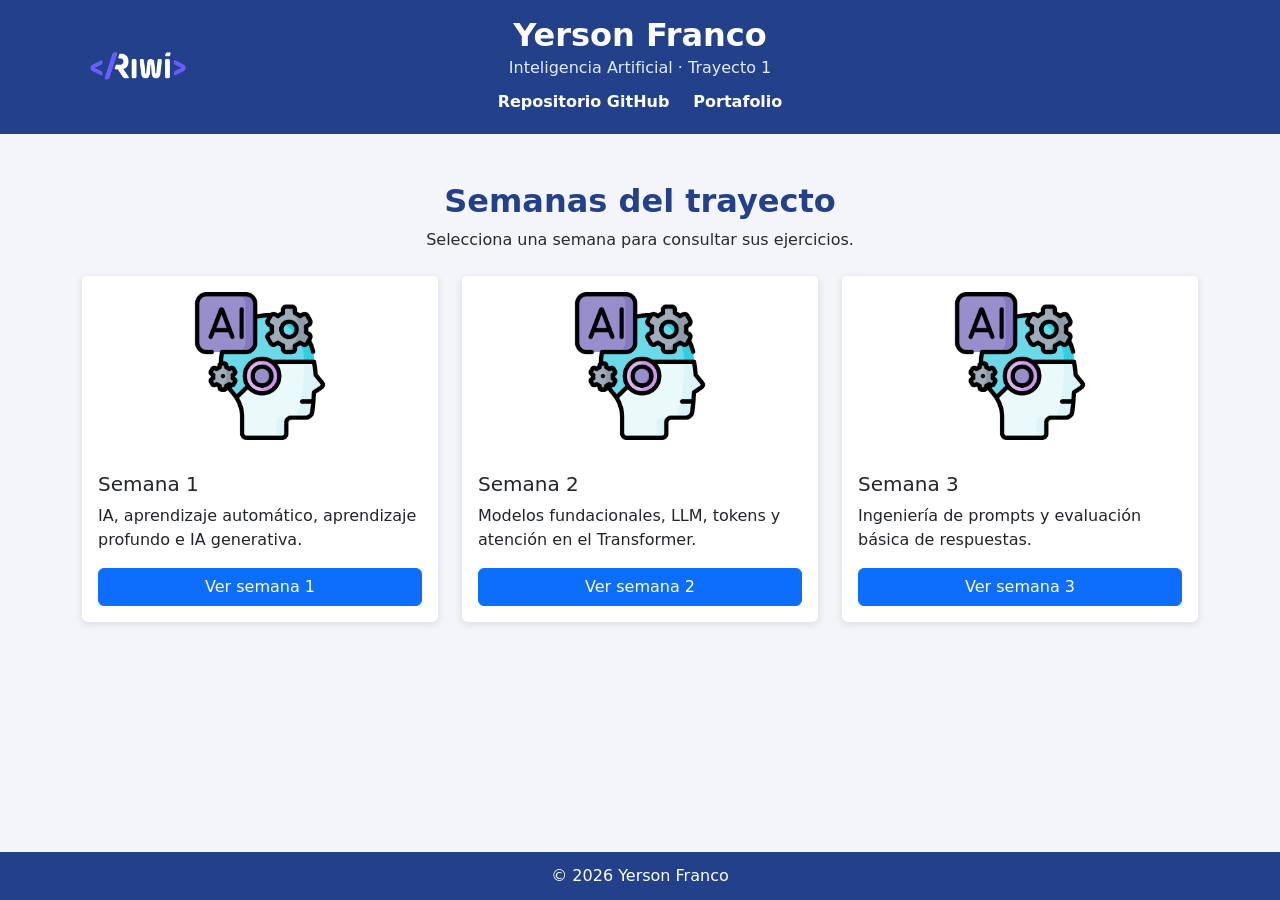
<file: index.html>
<!DOCTYPE html>
<html lang="es">
<head>
  <meta charset="UTF-8">
  <meta name="viewport" content="width=device-width, initial-scale=1.0">
  <meta name="description" content="Repositorio académico de Inteligencia Artificial, Trayecto 1, de Yerson Franco.">
  <title>Inteligencia Artificial · Trayecto 1 | Yerson Franco</title>
  <link href="https://cdn.jsdelivr.net/npm/bootstrap@5.3.9/dist/css/bootstrap.min.css" rel="stylesheet"
    integrity="sha384-yEPZ7jP9S0QKiUQ0m3jjsO4ProIW7wvR9gXkI7JOGa2XVsw53Yke2bsdkBbjmmiX" crossorigin="anonymous">
  <link rel="stylesheet" href="css/style.css">
</head>
<body>
  <header class="encabezado text-white">
    <div class="container">
      <div class="row align-items-center text-center">
        <div class="col-12 col-md-3 text-md-start">
          <img class="logo-riwi" src="img/riwi.png" alt="Riwi">
        </div>
        <div class="col-12 col-md-6">
          <h1>Yerson Franco</h1>
          <p class="encabezado-subtitulo">Inteligencia Artificial · Trayecto 1</p>
          <nav class="enlaces-proyecto d-flex flex-wrap justify-content-center gap-4" aria-label="Enlaces del proyecto">
            <a href="https://github.com/YersonFranco/inteligencia_artificial" target="_blank" rel="noopener noreferrer">Repositorio GitHub</a>
            <a href="https://yersonfranco.github.io/Portafolio-web/">Portafolio</a>
          </nav>
        </div>
        <div class="col-md-3 d-none d-md-block" aria-hidden="true"></div>
      </div>
    </div>
  </header>
  <main class="container py-5">
    <section aria-labelledby="semanas-title">
      <div class="text-center mb-4">
        <h2 id="semanas-title" class="titulo-portada">Semanas del trayecto</h2>
        <p class="mb-0">Selecciona una semana para consultar sus ejercicios.</p>
      </div>
      <div class="row g-4">
        <div class="col-12 col-md-6 col-lg-4">
          <article class="card tarjeta-semana h-100">
            <img src="img/icon.png" class="card-img-top imagen-tarjeta" alt="Ilustración de inteligencia artificial">
            <div class="card-body d-flex flex-column">
              <h3 class="card-title h5">Semana 1</h3>
              <p class="card-text">IA, aprendizaje automático, aprendizaje profundo e IA generativa.</p>
              <a class="btn btn-primary mt-auto" href="trayecto_1/semana_1/index.html">Ver semana 1</a>
            </div>
          </article>
        </div>
        <div class="col-12 col-md-6 col-lg-4">
          <article class="card tarjeta-semana h-100">
            <img src="img/icon.png" class="card-img-top imagen-tarjeta" alt="Ilustración de inteligencia artificial">
            <div class="card-body d-flex flex-column">
              <h3 class="card-title h5">Semana 2</h3>
              <p class="card-text">Modelos fundacionales, LLM, tokens y atención en el Transformer.</p>
              <a class="btn btn-primary mt-auto" href="trayecto_1/semana_2/index.html">Ver semana 2</a>
            </div>
          </article>
        </div>
        <div class="col-12 col-md-6 col-lg-4">
          <article class="card tarjeta-semana h-100">
            <img src="img/icon.png" class="card-img-top imagen-tarjeta" alt="Ilustración de inteligencia artificial">
            <div class="card-body d-flex flex-column">
              <h3 class="card-title h5">Semana 3</h3>
              <p class="card-text">Ingeniería de prompts y evaluación básica de respuestas.</p>
              <a class="btn btn-primary mt-auto" href="trayecto_1/semana_3/index.html">Ver semana 3</a>
            </div>
          </article>
        </div>
      </div>
    </section>
  </main>
  <footer class="pie">
    <p class="mb-0">&copy; 2026 Yerson Franco</p>
  </footer>
  <script src="https://cdn.jsdelivr.net/npm/bootstrap@5.3.9/dist/js/bootstrap.bundle.min.js"
    integrity="sha384-WyOxWvTyr1QaMPfiPJSv76iReVthorl5uWlFtZPyK0IEB0hGzo9y5Bp9mYanr8Bu"
    crossorigin="anonymous"></script>
</body>
</html>
</file>
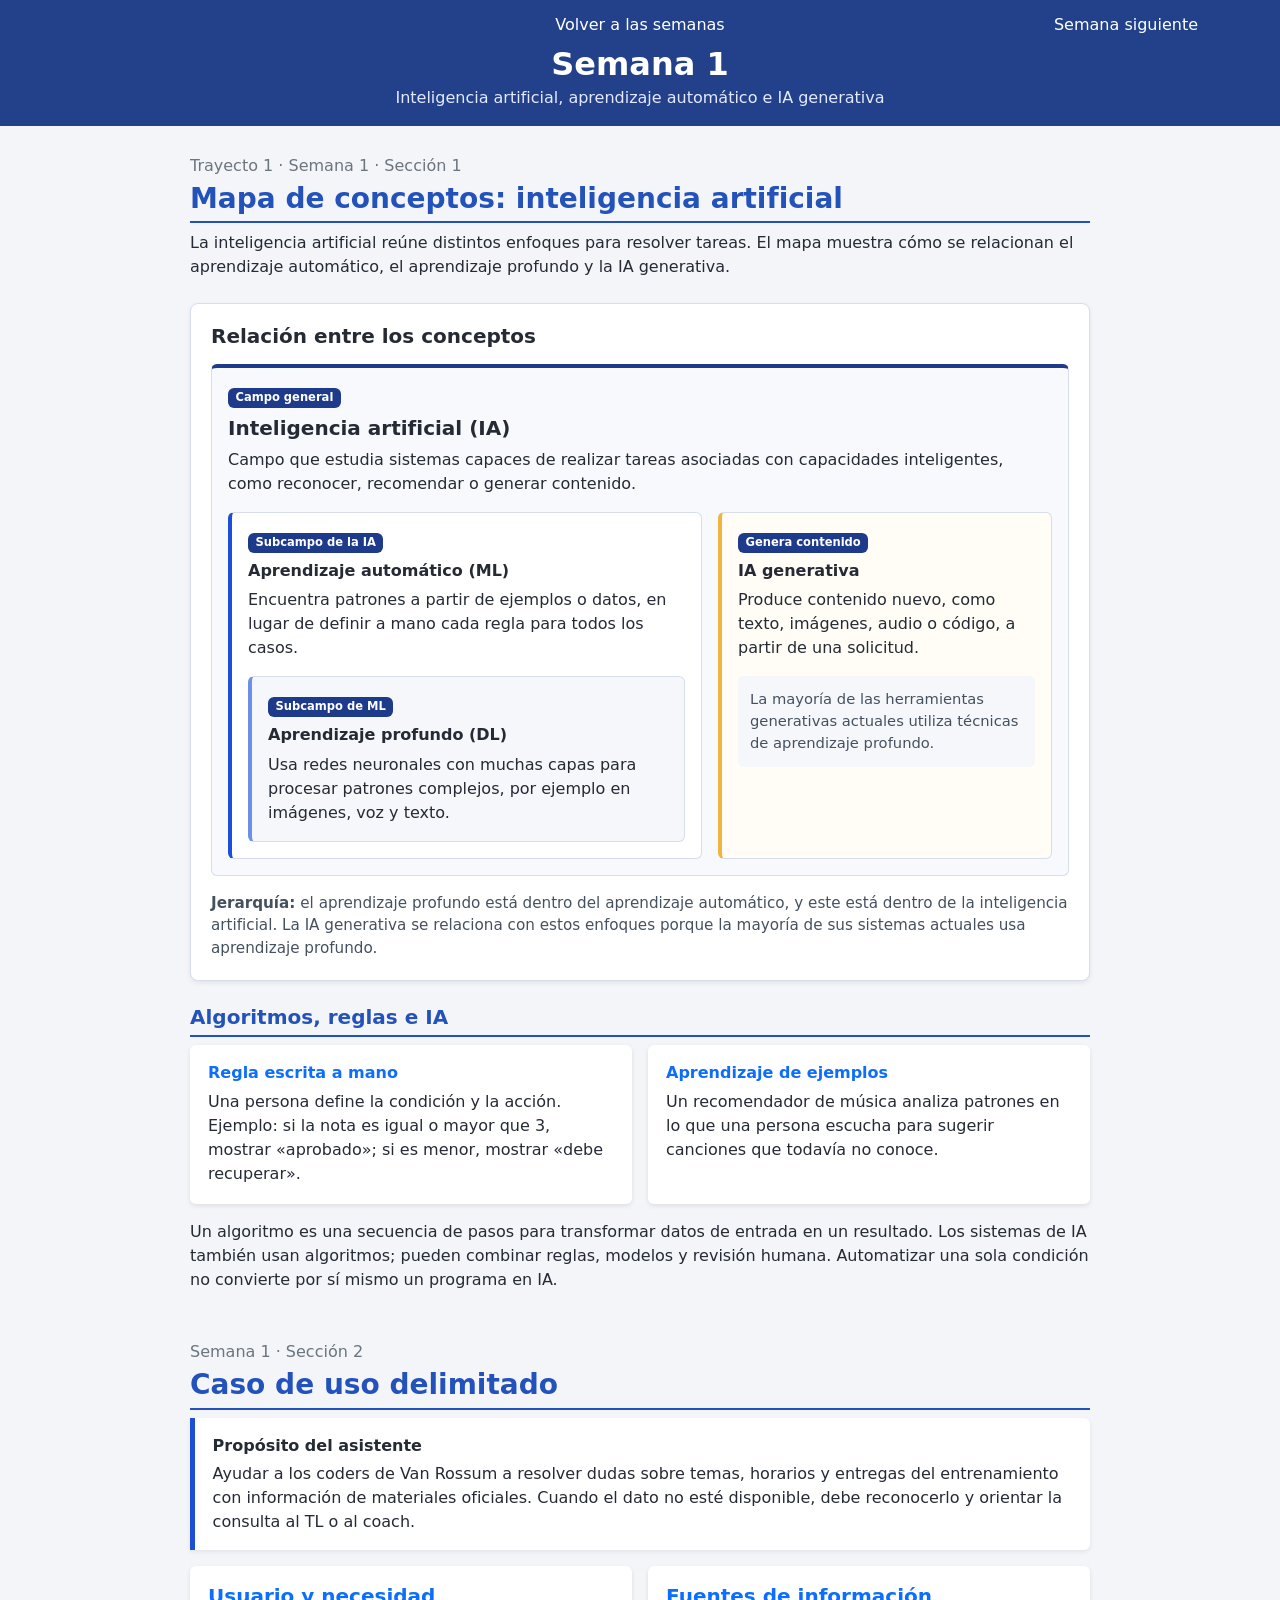
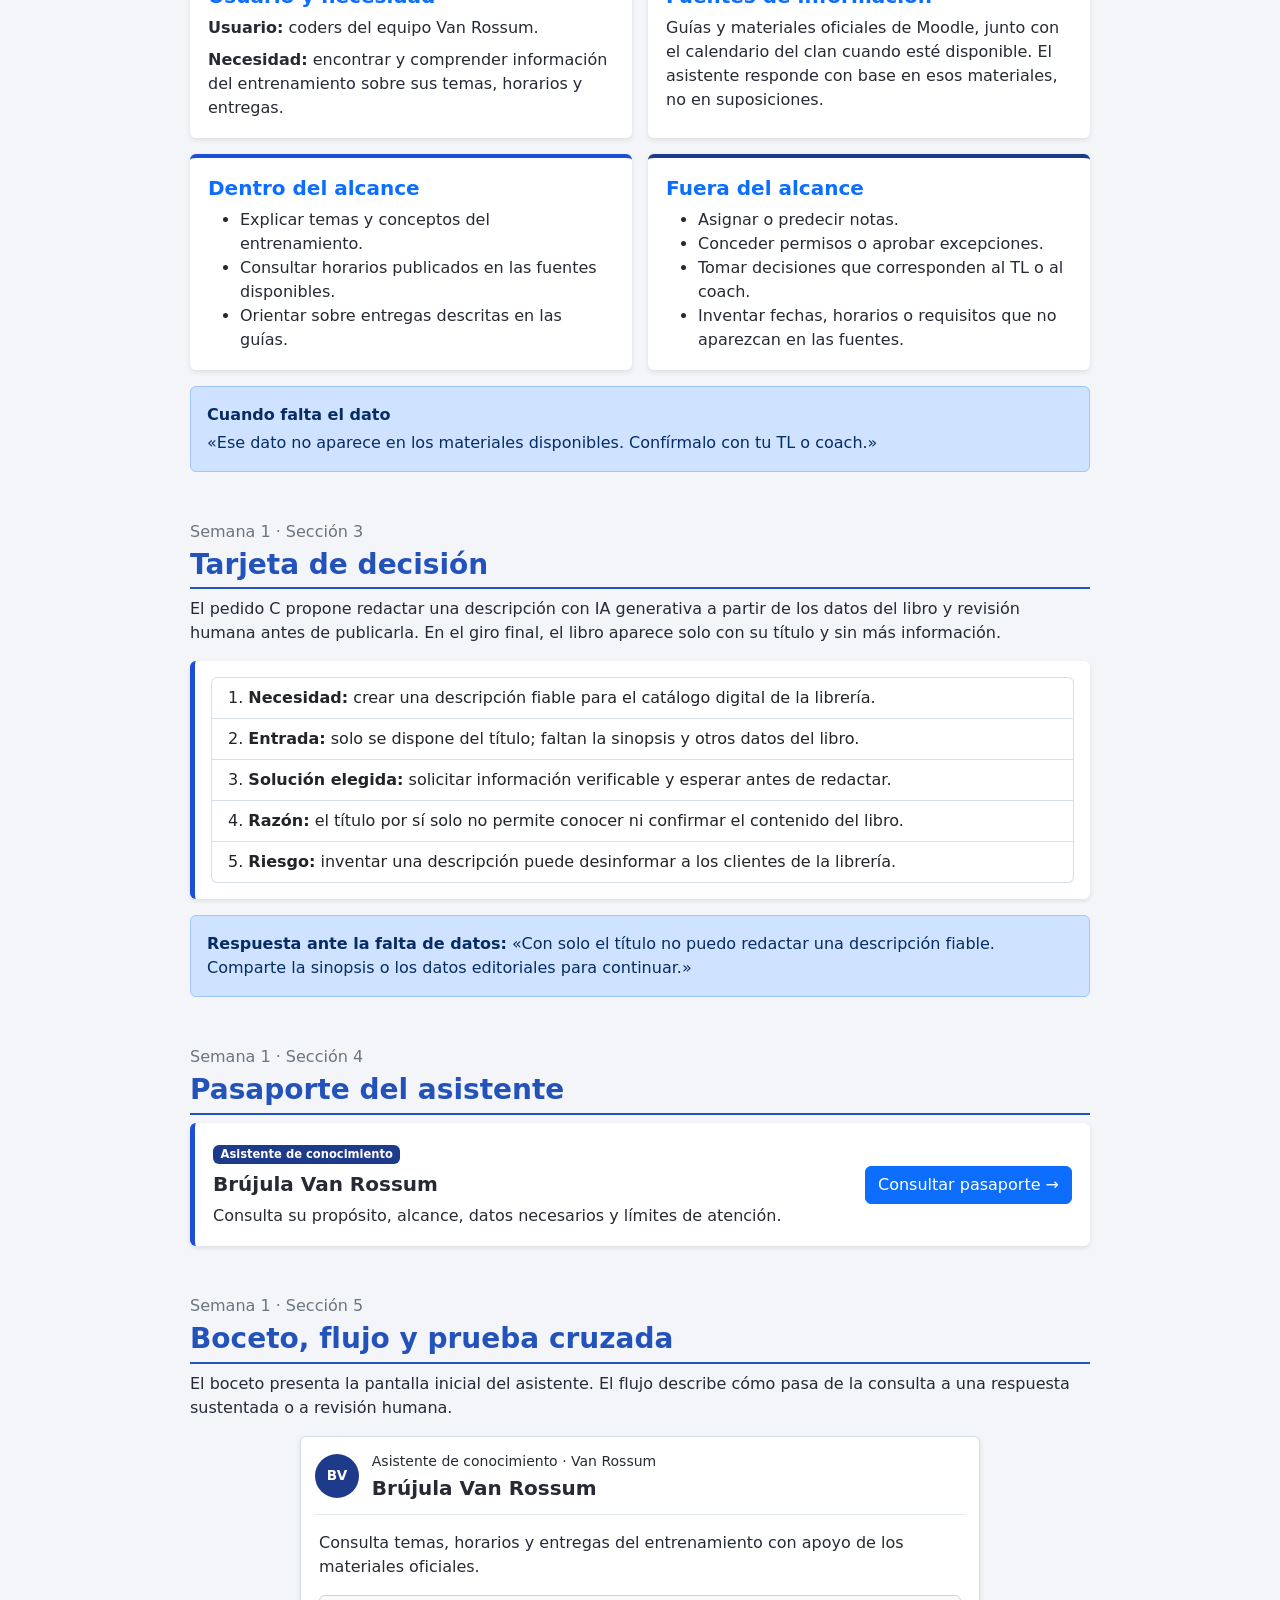
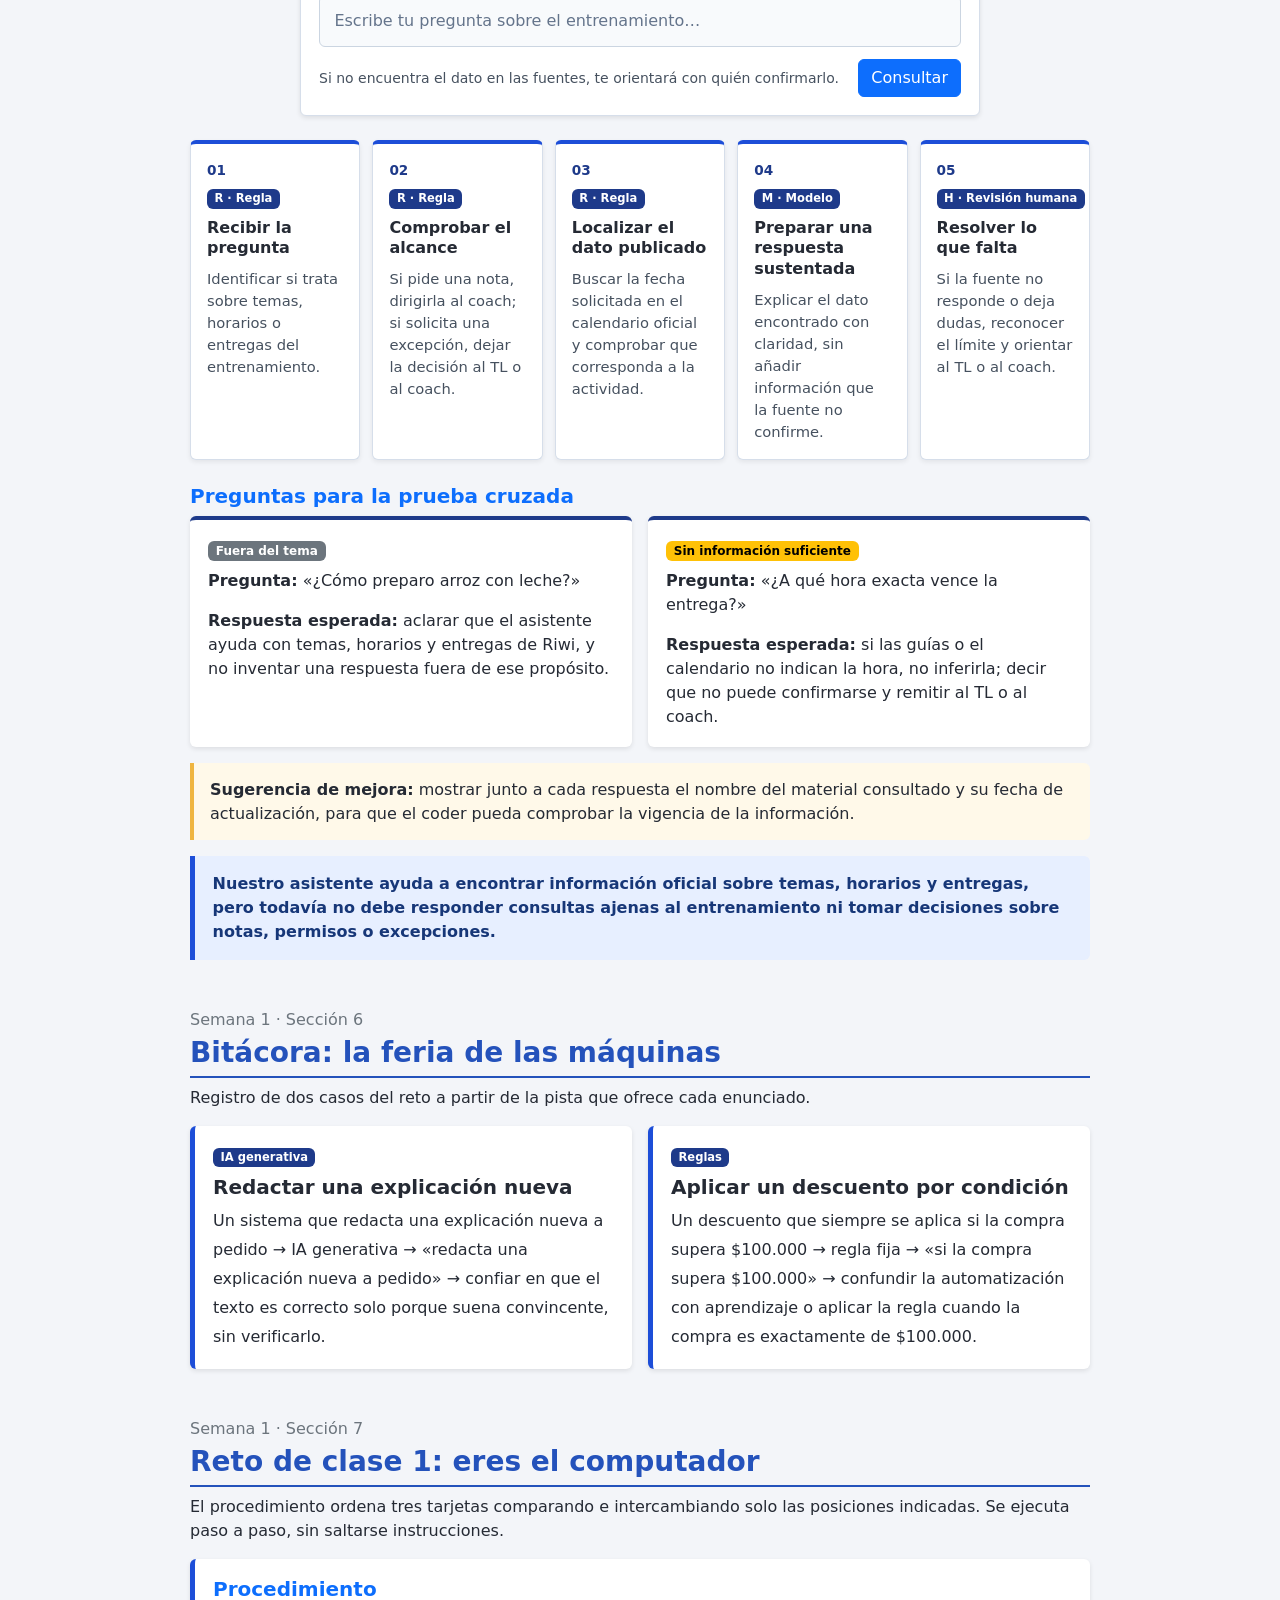
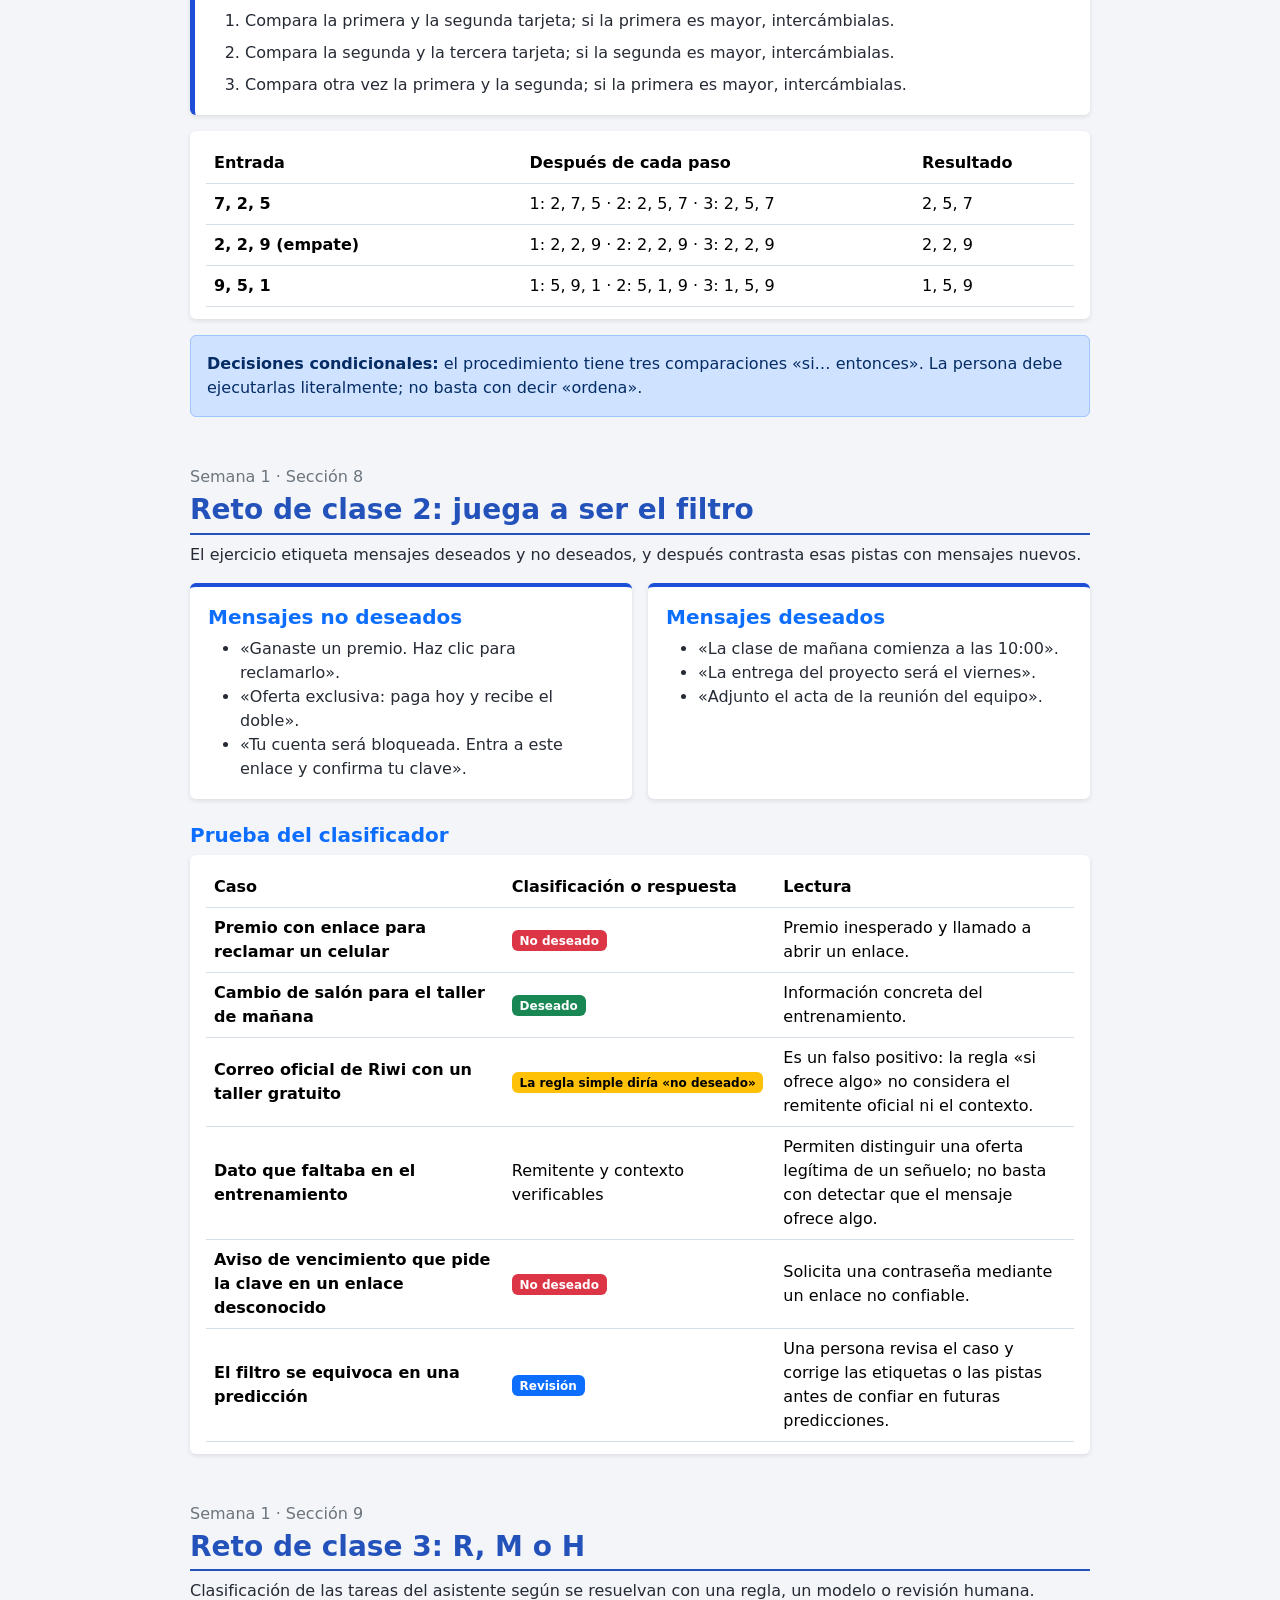
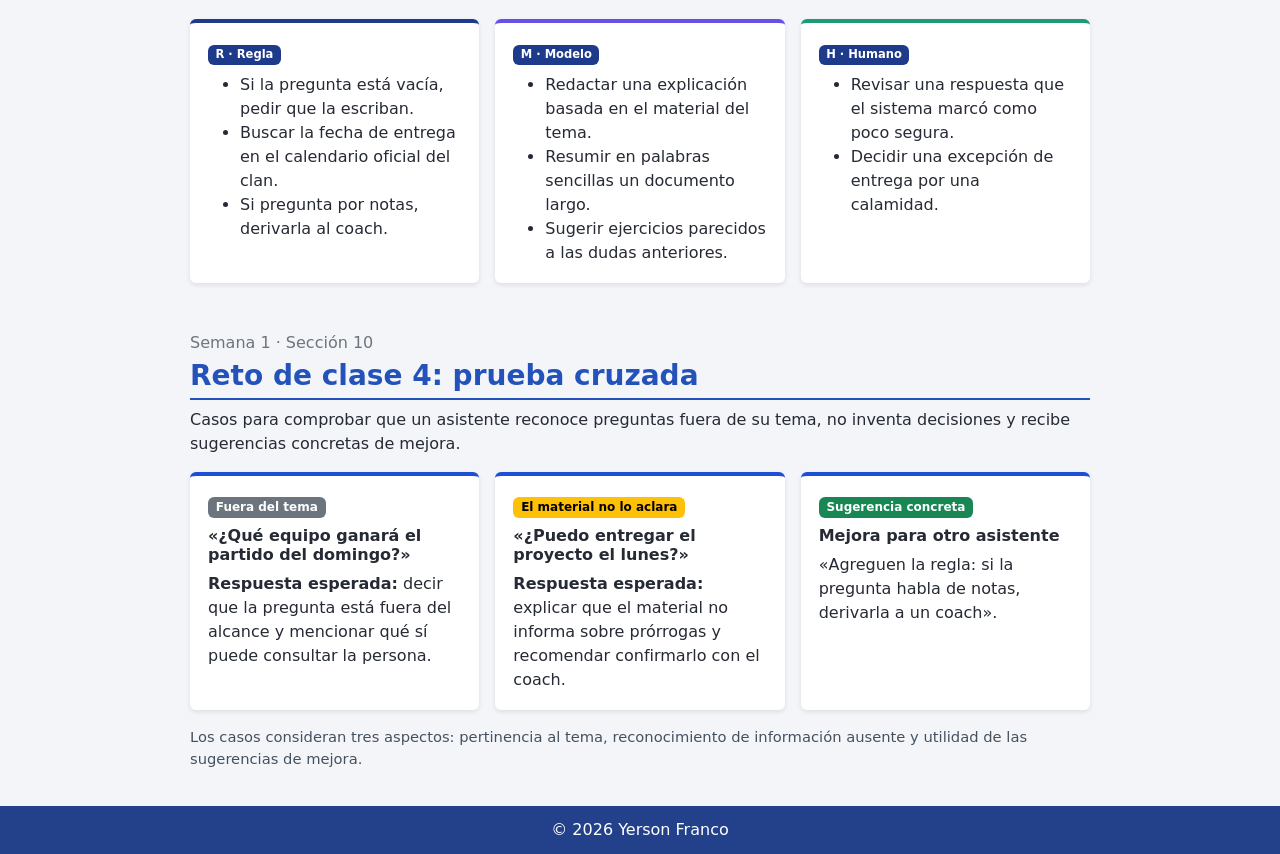
<file: trayecto_1/semana_1/index.html>
<!DOCTYPE html>
<html lang="es">
<head>
  <meta charset="UTF-8">
  <meta name="viewport" content="width=device-width, initial-scale=1.0">
  <meta name="description" content="Mapa conceptual de inteligencia artificial, aprendizaje automático, aprendizaje profundo e IA generativa.">
  <title>Semana 1 · Mapa de conceptos | Yerson Franco</title>
  <link href="https://cdn.jsdelivr.net/npm/bootstrap@5.3.3/dist/css/bootstrap.min.css" rel="stylesheet">
  <link rel="stylesheet" href="css/style.css">
</head>
<body>
  <header class="encabezado encabezado-semana text-white">
    <nav class="container navegacion-semanas" aria-label="Navegación por semanas">
      <span aria-hidden="true"></span>
      <a class="navegacion-centro" href="../../index.html">Volver a las semanas</a>
      <a class="navegacion-siguiente" href="../semana_2/index.html">Semana siguiente</a>
    </nav>
    <div class="container text-center">
      <h1>Semana 1</h1>
      <p class="encabezado-subtitulo">Inteligencia artificial, aprendizaje automático e IA generativa</p>
    </div>
  </header>
  <main class="contenedor-semana">
    <header class="mb-4">
      <p class="text-secondary mb-1">Trayecto 1 · Semana 1 · Sección 1</p>
      <h2 class="h3 fw-bold titulo-seccion" id="titulo-semana">Mapa de conceptos: inteligencia artificial</h2>
      <p class="mb-0">La inteligencia artificial reúne distintos enfoques para resolver tareas. El mapa muestra cómo se relacionan el aprendizaje automático, el aprendizaje profundo y la IA generativa.</p>
    </header>
    <section class="mapa-conceptual" aria-labelledby="mapa-title">
      <h3 class="h5 fw-bold mb-3" id="mapa-title">Relación entre los conceptos</h3>
      <article class="nodo-concepto nodo-ia">
        <span class="badge etiqueta-concepto">Campo general</span>
        <h4 class="h5 fw-bold mt-2">Inteligencia artificial (IA)</h4>
        <p class="mb-3">Campo que estudia sistemas capaces de realizar tareas asociadas con capacidades inteligentes, como reconocer, recomendar o generar contenido.</p>
        <div class="row g-3">
          <div class="col-md-7">
            <article class="nodo-concepto nodo-ml h-100">
              <span class="badge etiqueta-concepto">Subcampo de la IA</span>
              <h5 class="h6 fw-bold mt-2">Aprendizaje automático (ML)</h5>
              <p>Encuentra patrones a partir de ejemplos o datos, en lugar de definir a mano cada regla para todos los casos.</p>
              <div class="nodo-concepto nodo-dl">
                <span class="badge etiqueta-concepto">Subcampo de ML</span>
                <h6 class="fw-bold mt-2">Aprendizaje profundo (DL)</h6>
                <p class="mb-0">Usa redes neuronales con muchas capas para procesar patrones complejos, por ejemplo en imágenes, voz y texto.</p>
              </div>
            </article>
          </div>
          <div class="col-md-5">
            <article class="nodo-concepto nodo-generativa h-100">
              <span class="badge etiqueta-concepto">Genera contenido</span>
              <h5 class="h6 fw-bold mt-2">IA generativa</h5>
              <p>Produce contenido nuevo, como texto, imágenes, audio o código, a partir de una solicitud.</p>
              <p class="nota-relacion mb-0">La mayoría de las herramientas generativas actuales utiliza técnicas de aprendizaje profundo.</p>
            </article>
          </div>
        </div>
      </article>
      <p class="nota-mapa mt-3 mb-0"><strong>Jerarquía:</strong> el aprendizaje profundo está dentro del aprendizaje automático, y este está dentro de la inteligencia artificial. La IA generativa se relaciona con estos enfoques porque la mayoría de sus sistemas actuales usa aprendizaje profundo.</p>
    </section>
    <section class="mt-4" aria-labelledby="algoritmos-title">
      <h3 class="h5 fw-bold titulo-seccion" id="algoritmos-title">Algoritmos, reglas e IA</h3>
      <div class="row g-3">
        <div class="col-md-6">
          <article class="contenido-semana h-100">
            <h4 class="h6 fw-bold text-primary">Regla escrita a mano</h4>
            <p class="mb-0">Una persona define la condición y la acción. Ejemplo: si la nota es igual o mayor que 3, mostrar «aprobado»; si es menor, mostrar «debe recuperar».</p>
          </article>
        </div>
        <div class="col-md-6">
          <article class="contenido-semana h-100">
            <h4 class="h6 fw-bold text-primary">Aprendizaje de ejemplos</h4>
            <p class="mb-0">Un recomendador de música analiza patrones en lo que una persona escucha para sugerir canciones que todavía no conoce.</p>
          </article>
        </div>
      </div>
      <p class="mt-3">Un algoritmo es una secuencia de pasos para transformar datos de entrada en un resultado. Los sistemas de IA también usan algoritmos; pueden combinar reglas, modelos y revisión humana. Automatizar una sola condición no convierte por sí mismo un programa en IA.</p>
    </section>
    <section class="mt-5" aria-labelledby="caso-title">
      <p class="text-secondary mb-1">Semana 1 · Sección 2</p>
      <h2 class="h3 fw-bold titulo-seccion" id="caso-title">Caso de uso delimitado</h2>
      <article class="caso-resumen mb-3">
        <p class="fw-bold mb-1">Propósito del asistente</p>
        <p class="mb-0">Ayudar a los coders de Van Rossum a resolver dudas sobre temas, horarios y entregas del entrenamiento con información de materiales oficiales. Cuando el dato no esté disponible, debe reconocerlo y orientar la consulta al TL o al coach.</p>
      </article>
      <div class="row g-3">
        <div class="col-md-6">
          <article class="contenido-semana h-100">
            <h3 class="h5 fw-bold text-primary">Usuario y necesidad</h3>
            <p class="mb-2"><strong>Usuario:</strong> coders del equipo Van Rossum.</p>
            <p class="mb-0"><strong>Necesidad:</strong> encontrar y comprender información del entrenamiento sobre sus temas, horarios y entregas.</p>
          </article>
        </div>
        <div class="col-md-6">
          <article class="contenido-semana h-100">
            <h3 class="h5 fw-bold text-primary">Fuentes de información</h3>
            <p class="mb-0">Guías y materiales oficiales de Moodle, junto con el calendario del clan cuando esté disponible. El asistente responde con base en esos materiales, no en suposiciones.</p>
          </article>
        </div>
        <div class="col-md-6">
          <article class="contenido-semana h-100 alcance-incluye">
            <h3 class="h5 fw-bold text-primary">Dentro del alcance</h3>
            <ul class="mb-0">
              <li>Explicar temas y conceptos del entrenamiento.</li>
              <li>Consultar horarios publicados en las fuentes disponibles.</li>
              <li>Orientar sobre entregas descritas en las guías.</li>
            </ul>
          </article>
        </div>
        <div class="col-md-6">
          <article class="contenido-semana h-100 alcance-limite">
            <h3 class="h5 fw-bold text-primary">Fuera del alcance</h3>
            <ul class="mb-0">
              <li>Asignar o predecir notas.</li>
              <li>Conceder permisos o aprobar excepciones.</li>
              <li>Tomar decisiones que corresponden al TL o al coach.</li>
              <li>Inventar fechas, horarios o requisitos que no aparezcan en las fuentes.</li>
            </ul>
          </article>
        </div>
      </div>
      <div class="alert alert-primary mt-3 mb-0" role="note"><p class="fw-bold mb-1">Cuando falta el dato</p><p class="mb-0">«Ese dato no aparece en los materiales disponibles. Confírmalo con tu TL o coach.»</p></div>
    </section>
    <section class="mt-5" aria-labelledby="tarjeta-title">
      <p class="text-secondary mb-1">Semana 1 · Sección 3</p>
      <h2 class="h3 fw-bold titulo-seccion" id="tarjeta-title">Tarjeta de decisión</h2>
      <p class="mb-3">El pedido C propone redactar una descripción con IA generativa a partir de los datos del libro y revisión humana antes de publicarla. En el giro final, el libro aparece solo con su título y sin más información.</p>
      <article class="contenido-semana tarjeta-decision">
        <ol class="list-group list-group-numbered">
          <li class="list-group-item"><strong>Necesidad:</strong> crear una descripción fiable para el catálogo digital de la librería.</li>
          <li class="list-group-item"><strong>Entrada:</strong> solo se dispone del título; faltan la sinopsis y otros datos del libro.</li>
          <li class="list-group-item"><strong>Solución elegida:</strong> solicitar información verificable y esperar antes de redactar.</li>
          <li class="list-group-item"><strong>Razón:</strong> el título por sí solo no permite conocer ni confirmar el contenido del libro.</li>
          <li class="list-group-item"><strong>Riesgo:</strong> inventar una descripción puede desinformar a los clientes de la librería.</li>
        </ol>
      </article>
      <p class="alert alert-primary mt-3 mb-0" role="note"><strong>Respuesta ante la falta de datos:</strong> «Con solo el título no puedo redactar una descripción fiable. Comparte la sinopsis o los datos editoriales para continuar.»</p>
    </section>
    <section class="mt-5" aria-labelledby="pasaporte-title">
      <p class="text-secondary mb-1">Semana 1 · Sección 4</p>
      <h2 class="h3 fw-bold titulo-seccion" id="pasaporte-title">Pasaporte del asistente</h2>
      <article class="contenido-semana acceso-pasaporte">
        <div>
          <span class="badge etiqueta-concepto mb-2">Asistente de conocimiento</span>
          <h3 class="h5 fw-bold mb-2">Brújula Van Rossum</h3>
          <p class="mb-0">Consulta su propósito, alcance, datos necesarios y límites de atención.</p>
        </div>
        <a class="btn btn-primary enlace-pasaporte" href="pasaporte_asistente.html">Consultar pasaporte <span aria-hidden="true">→</span></a>
      </article>
    </section>
    <section class="mt-5" aria-labelledby="flujo-title">
      <p class="text-secondary mb-1">Semana 1 · Sección 5</p>
      <h2 class="h3 fw-bold titulo-seccion" id="flujo-title">Boceto, flujo y prueba cruzada</h2>
      <p>El boceto presenta la pantalla inicial del asistente. El flujo describe cómo pasa de la consulta a una respuesta sustentada o a revisión humana.</p>
      <article class="contenido-semana boceto-asistente" aria-label="Boceto de la pantalla del asistente Brújula Van Rossum">
        <div class="boceto-cabecera">
          <div class="marca-asistente" aria-hidden="true">BV</div>
          <div>
            <p class="small mb-1">Asistente de conocimiento · Van Rossum</p>
            <h3 class="h5 fw-bold mb-0">Brújula Van Rossum</h3>
          </div>
        </div>
        <p class="mb-3">Consulta temas, horarios y entregas del entrenamiento con apoyo de los materiales oficiales.</p>
        <div class="campo-boceto" aria-label="Campo de ejemplo para escribir una consulta">Escribe tu pregunta sobre el entrenamiento…</div>
        <div class="boceto-pie">
          <small>Si no encuentra el dato en las fuentes, te orientará con quién confirmarlo.</small>
          <span class="btn btn-primary" aria-hidden="true">Consultar</span>
        </div>
      </article>
      <ol class="flujo-asistente" aria-label="Flujo de atención del asistente">
        <li><span class="badge etiqueta-concepto">R · Regla</span><strong>Recibir la pregunta</strong><span>Identificar si trata sobre temas, horarios o entregas del entrenamiento.</span></li>
        <li><span class="badge etiqueta-concepto">R · Regla</span><strong>Comprobar el alcance</strong><span>Si pide una nota, dirigirla al coach; si solicita una excepción, dejar la decisión al TL o al coach.</span></li>
        <li><span class="badge etiqueta-concepto">R · Regla</span><strong>Localizar el dato publicado</strong><span>Buscar la fecha solicitada en el calendario oficial y comprobar que corresponda a la actividad.</span></li>
        <li><span class="badge etiqueta-concepto">M · Modelo</span><strong>Preparar una respuesta sustentada</strong><span>Explicar el dato encontrado con claridad, sin añadir información que la fuente no confirme.</span></li>
        <li><span class="badge etiqueta-concepto">H · Revisión humana</span><strong>Resolver lo que falta</strong><span>Si la fuente no responde o deja dudas, reconocer el límite y orientar al TL o al coach.</span></li>
      </ol>
      <h3 class="h5 fw-bold text-primary mt-4">Preguntas para la prueba cruzada</h3>
      <div class="row g-3">
        <div class="col-md-6">
          <article class="contenido-semana h-100 prueba-limite">
            <span class="badge text-bg-secondary mb-2">Fuera del tema</span>
            <p><strong>Pregunta:</strong> «¿Cómo preparo arroz con leche?»</p>
            <p class="mb-0"><strong>Respuesta esperada:</strong> aclarar que el asistente ayuda con temas, horarios y entregas de Riwi, y no inventar una respuesta fuera de ese propósito.</p>
          </article>
        </div>
        <div class="col-md-6">
          <article class="contenido-semana h-100 prueba-limite">
            <span class="badge text-bg-warning mb-2">Sin información suficiente</span>
            <p><strong>Pregunta:</strong> «¿A qué hora exacta vence la entrega?»</p>
            <p class="mb-0"><strong>Respuesta esperada:</strong> si las guías o el calendario no indican la hora, no inferirla; decir que no puede confirmarse y remitir al TL o al coach.</p>
          </article>
        </div>
      </div>
      <article class="sugerencia-prueba mt-3">
        <strong>Sugerencia de mejora:</strong> mostrar junto a cada respuesta el nombre del material consultado y su fecha de actualización, para que el coder pueda comprobar la vigencia de la información.
      </article>
      <p class="frase-asistente mt-3 mb-0">Nuestro asistente ayuda a encontrar información oficial sobre temas, horarios y entregas, pero todavía no debe responder consultas ajenas al entrenamiento ni tomar decisiones sobre notas, permisos o excepciones.</p>
    </section>
    <section class="mt-5" aria-labelledby="bitacora-title">
      <p class="text-secondary mb-1">Semana 1 · Sección 6</p>
      <h2 class="h3 fw-bold titulo-seccion" id="bitacora-title">Bitácora: la feria de las máquinas</h2>
      <p>Registro de dos casos del reto a partir de la pista que ofrece cada enunciado.</p>
      <div class="row g-3">
        <div class="col-md-6">
          <article class="contenido-semana bitacora-entrada h-100">
            <span class="badge etiqueta-concepto mb-2">IA generativa</span>
            <h3 class="h5 fw-bold">Redactar una explicación nueva</h3>
            <p class="linea-bitacora mb-0">Un sistema que redacta una explicación nueva a pedido → IA generativa → «redacta una explicación nueva a pedido» → confiar en que el texto es correcto solo porque suena convincente, sin verificarlo.</p>
          </article>
        </div>
        <div class="col-md-6">
          <article class="contenido-semana bitacora-entrada h-100">
            <span class="badge etiqueta-concepto mb-2">Reglas</span>
            <h3 class="h5 fw-bold">Aplicar un descuento por condición</h3>
            <p class="linea-bitacora mb-0">Un descuento que siempre se aplica si la compra supera $100.000 → regla fija → «si la compra supera $100.000» → confundir la automatización con aprendizaje o aplicar la regla cuando la compra es exactamente de $100.000.</p>
          </article>
        </div>
      </div>
    </section>
    <section class="mt-5" aria-labelledby="ordenamiento-title">
      <p class="text-secondary mb-1">Semana 1 · Sección 7</p>
      <h2 class="h3 fw-bold titulo-seccion" id="ordenamiento-title">Reto de clase 1: eres el computador</h2>
      <p>El procedimiento ordena tres tarjetas comparando e intercambiando solo las posiciones indicadas. Se ejecuta paso a paso, sin saltarse instrucciones.</p>
      <article class="contenido-semana pasos-ordenamiento mb-3">
        <h3 class="h5 fw-bold text-primary">Procedimiento</h3>
        <ol class="mb-0">
          <li>Compara la primera y la segunda tarjeta; si la primera es mayor, intercámbialas.</li>
          <li>Compara la segunda y la tercera tarjeta; si la segunda es mayor, intercámbialas.</li>
          <li>Compara otra vez la primera y la segunda; si la primera es mayor, intercámbialas.</li>
        </ol>
      </article>
      <div class="table-responsive contenido-semana tabla-filtro">
        <table class="table table-hover align-middle mb-0">
          <thead><tr><th scope="col">Entrada</th><th scope="col">Después de cada paso</th><th scope="col">Resultado</th></tr></thead>
          <tbody>
            <tr><th scope="row">7, 2, 5</th><td>1: 2, 7, 5 · 2: 2, 5, 7 · 3: 2, 5, 7</td><td>2, 5, 7</td></tr>
            <tr><th scope="row">2, 2, 9 (empate)</th><td>1: 2, 2, 9 · 2: 2, 2, 9 · 3: 2, 2, 9</td><td>2, 2, 9</td></tr>
            <tr><th scope="row">9, 5, 1</th><td>1: 5, 9, 1 · 2: 5, 1, 9 · 3: 1, 5, 9</td><td>1, 5, 9</td></tr>
          </tbody>
        </table>
      </div>
      <p class="alert alert-primary mt-3 mb-0"><strong>Decisiones condicionales:</strong> el procedimiento tiene tres comparaciones «si… entonces». La persona debe ejecutarlas literalmente; no basta con decir «ordena».</p>
    </section>
    <section class="mt-5" aria-labelledby="filtro-title">
      <p class="text-secondary mb-1">Semana 1 · Sección 8</p>
      <h2 class="h3 fw-bold titulo-seccion" id="filtro-title">Reto de clase 2: juega a ser el filtro</h2>
      <p>El ejercicio etiqueta mensajes deseados y no deseados, y después contrasta esas pistas con mensajes nuevos.</p>
      <div class="row g-3">
        <div class="col-md-6">
          <article class="contenido-semana ejemplos-filtro h-100">
            <h3 class="h5 fw-bold text-primary">Mensajes no deseados</h3>
            <ul class="mb-0">
              <li>«Ganaste un premio. Haz clic para reclamarlo».</li>
              <li>«Oferta exclusiva: paga hoy y recibe el doble».</li>
              <li>«Tu cuenta será bloqueada. Entra a este enlace y confirma tu clave».</li>
            </ul>
          </article>
        </div>
        <div class="col-md-6">
          <article class="contenido-semana ejemplos-filtro h-100">
            <h3 class="h5 fw-bold text-primary">Mensajes deseados</h3>
            <ul class="mb-0">
              <li>«La clase de mañana comienza a las 10:00».</li>
              <li>«La entrega del proyecto será el viernes».</li>
              <li>«Adjunto el acta de la reunión del equipo».</li>
            </ul>
          </article>
        </div>
      </div>
      <h3 class="h5 fw-bold text-primary mt-4">Prueba del clasificador</h3>
      <div class="table-responsive contenido-semana tabla-filtro">
        <table class="table table-hover align-middle mb-0">
          <thead><tr><th scope="col">Caso</th><th scope="col">Clasificación o respuesta</th><th scope="col">Lectura</th></tr></thead>
          <tbody>
            <tr><th scope="row">Premio con enlace para reclamar un celular</th><td><span class="badge text-bg-danger">No deseado</span></td><td>Premio inesperado y llamado a abrir un enlace.</td></tr>
            <tr><th scope="row">Cambio de salón para el taller de mañana</th><td><span class="badge text-bg-success">Deseado</span></td><td>Información concreta del entrenamiento.</td></tr>
            <tr><th scope="row">Correo oficial de Riwi con un taller gratuito</th><td><span class="badge text-bg-warning">La regla simple diría «no deseado»</span></td><td>Es un falso positivo: la regla «si ofrece algo» no considera el remitente oficial ni el contexto.</td></tr>
            <tr><th scope="row">Dato que faltaba en el entrenamiento</th><td>Remitente y contexto verificables</td><td>Permiten distinguir una oferta legítima de un señuelo; no basta con detectar que el mensaje ofrece algo.</td></tr>
            <tr><th scope="row">Aviso de vencimiento que pide la clave en un enlace desconocido</th><td><span class="badge text-bg-danger">No deseado</span></td><td>Solicita una contraseña mediante un enlace no confiable.</td></tr>
            <tr><th scope="row">El filtro se equivoca en una predicción</th><td><span class="badge text-bg-primary">Revisión</span></td><td>Una persona revisa el caso y corrige las etiquetas o las pistas antes de confiar en futuras predicciones.</td></tr>
          </tbody>
        </table>
      </div>
    </section>
    <section class="mt-5" aria-labelledby="rmh-clase-title">
      <p class="text-secondary mb-1">Semana 1 · Sección 9</p>
      <h2 class="h3 fw-bold titulo-seccion" id="rmh-clase-title">Reto de clase 3: R, M o H</h2>
      <p>Clasificación de las tareas del asistente según se resuelvan con una regla, un modelo o revisión humana.</p>
      <div class="row g-3">
        <div class="col-md-4">
          <article class="contenido-semana clasificacion-rmh h-100 rmh-regla">
            <span class="badge etiqueta-concepto mb-2">R · Regla</span>
            <ul class="mb-0">
              <li>Si la pregunta está vacía, pedir que la escriban.</li>
              <li>Buscar la fecha de entrega en el calendario oficial del clan.</li>
              <li>Si pregunta por notas, derivarla al coach.</li>
            </ul>
          </article>
        </div>
        <div class="col-md-4">
          <article class="contenido-semana clasificacion-rmh h-100 rmh-modelo">
            <span class="badge etiqueta-concepto mb-2">M · Modelo</span>
            <ul class="mb-0">
              <li>Redactar una explicación basada en el material del tema.</li>
              <li>Resumir en palabras sencillas un documento largo.</li>
              <li>Sugerir ejercicios parecidos a las dudas anteriores.</li>
            </ul>
          </article>
        </div>
        <div class="col-md-4">
          <article class="contenido-semana clasificacion-rmh h-100 rmh-humano">
            <span class="badge etiqueta-concepto mb-2">H · Humano</span>
            <ul class="mb-0">
              <li>Revisar una respuesta que el sistema marcó como poco segura.</li>
              <li>Decidir una excepción de entrega por una calamidad.</li>
            </ul>
          </article>
        </div>
      </div>
    </section>
    <section class="mt-5" aria-labelledby="prueba-cruzada-title">
      <p class="text-secondary mb-1">Semana 1 · Sección 10</p>
      <h2 class="h3 fw-bold titulo-seccion" id="prueba-cruzada-title">Reto de clase 4: prueba cruzada</h2>
      <p>Casos para comprobar que un asistente reconoce preguntas fuera de su tema, no inventa decisiones y recibe sugerencias concretas de mejora.</p>
      <div class="row g-3">
        <div class="col-md-4">
          <article class="contenido-semana caso-prueba-cruzada h-100">
            <span class="badge text-bg-secondary mb-2">Fuera del tema</span>
            <h3 class="h6 fw-bold">«¿Qué equipo ganará el partido del domingo?»</h3>
            <p class="mb-0"><strong>Respuesta esperada:</strong> decir que la pregunta está fuera del alcance y mencionar qué sí puede consultar la persona.</p>
          </article>
        </div>
        <div class="col-md-4">
          <article class="contenido-semana caso-prueba-cruzada h-100">
            <span class="badge text-bg-warning mb-2">El material no lo aclara</span>
            <h3 class="h6 fw-bold">«¿Puedo entregar el proyecto el lunes?»</h3>
            <p class="mb-0"><strong>Respuesta esperada:</strong> explicar que el material no informa sobre prórrogas y recomendar confirmarlo con el coach.</p>
          </article>
        </div>
        <div class="col-md-4">
          <article class="contenido-semana caso-prueba-cruzada h-100">
            <span class="badge text-bg-success mb-2">Sugerencia concreta</span>
            <h3 class="h6 fw-bold">Mejora para otro asistente</h3>
            <p class="mb-0">«Agreguen la regla: si la pregunta habla de notas, derivarla a un coach».</p>
          </article>
        </div>
      </div>
      <p class="nota-prueba-cruzada mt-3 mb-0">Los casos consideran tres aspectos: pertinencia al tema, reconocimiento de información ausente y utilidad de las sugerencias de mejora.</p>
    </section>
  </main>
  <footer class="pie text-center text-white"><p class="mb-0">&copy; 2026 Yerson Franco</p></footer>
</body>
</html>
</file>
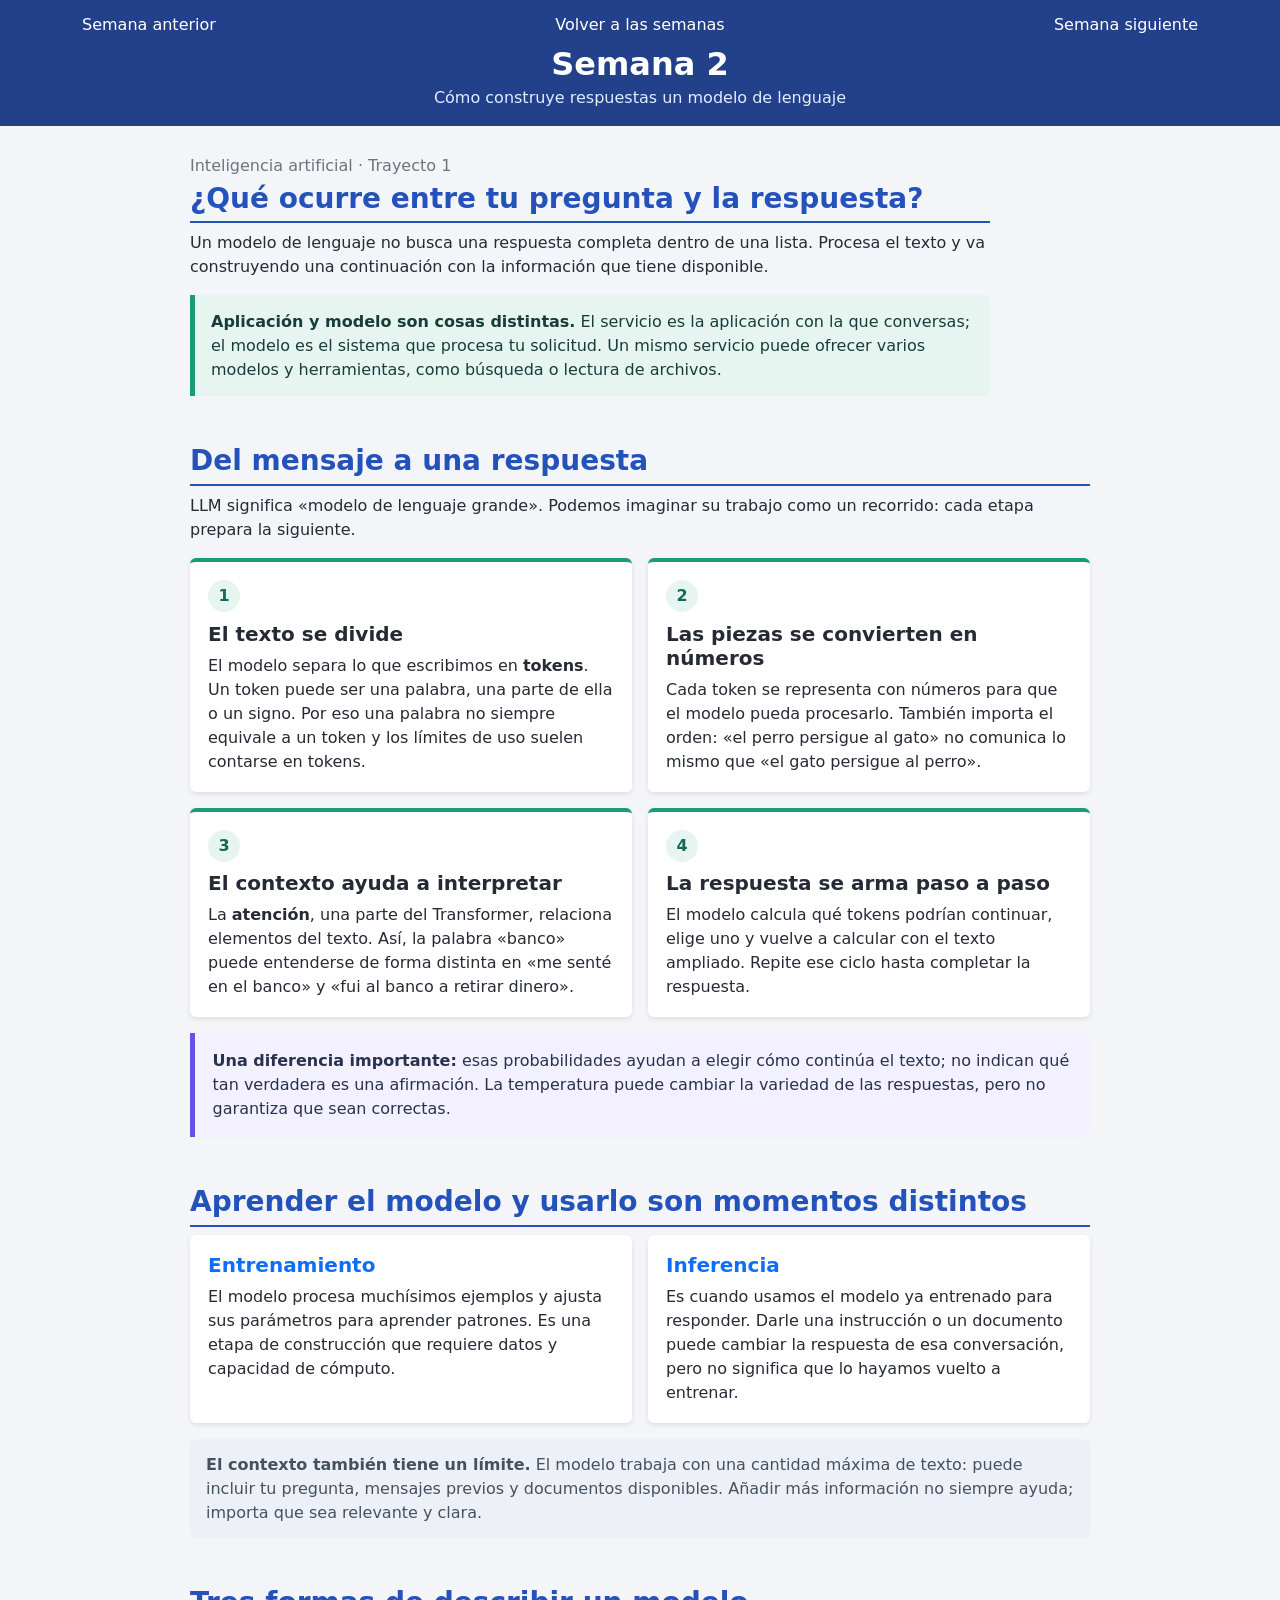
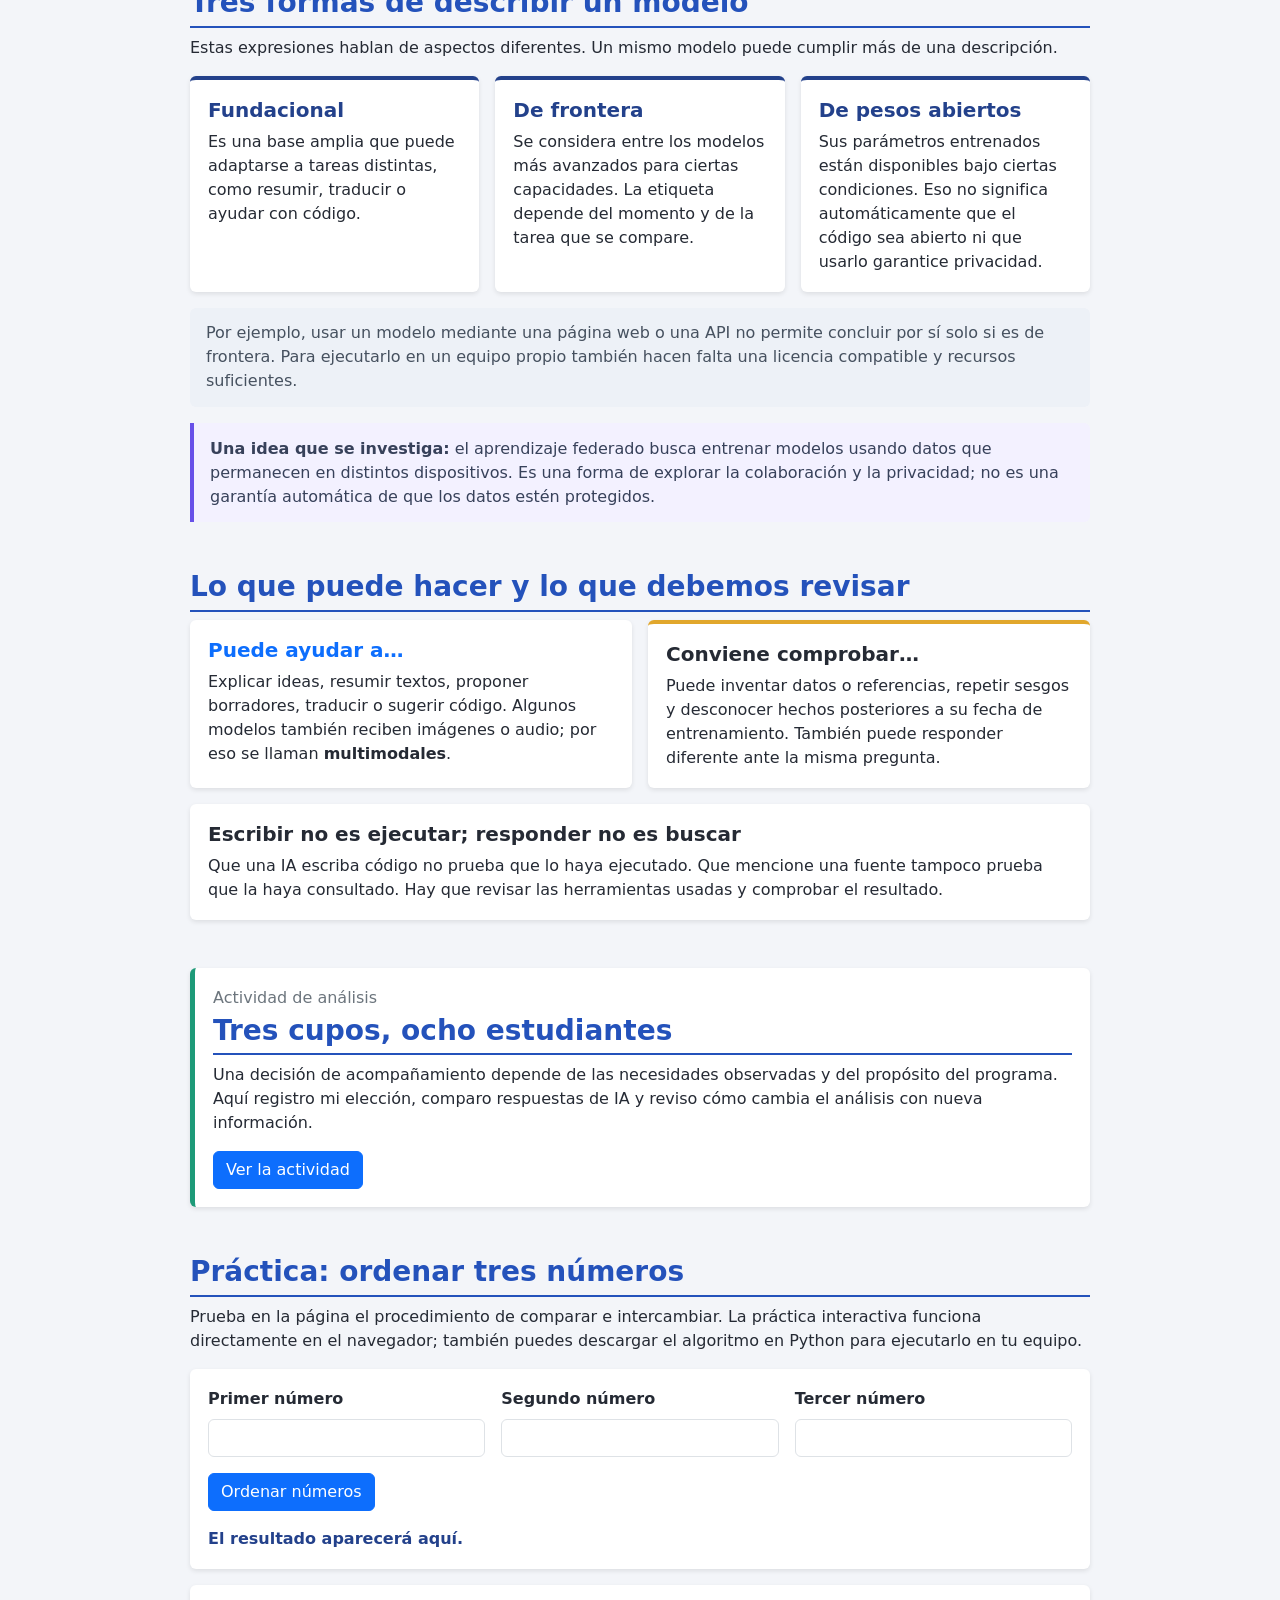
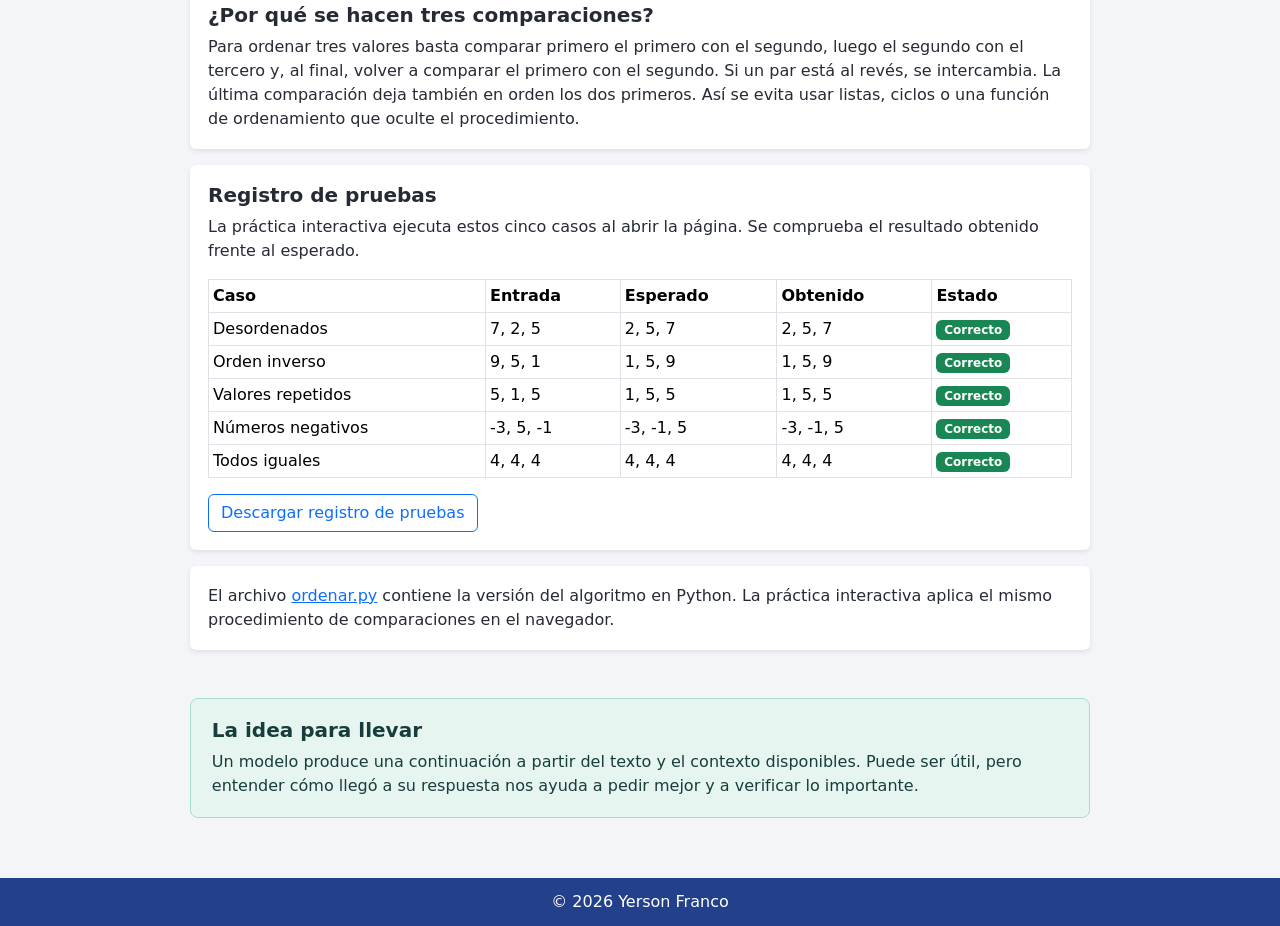
<file: trayecto_1/semana_2/index.html>
<!DOCTYPE html>
<html lang="es">
<head>
  <meta charset="UTF-8">
  <meta name="viewport" content="width=device-width, initial-scale=1.0">
  <meta name="description" content="Explicación sencilla sobre cómo generan respuestas los modelos de lenguaje y qué conviene comprobar.">
  <title>Semana 2 · Modelos de lenguaje | Yerson Franco</title>
  <link href="https://cdn.jsdelivr.net/npm/bootstrap@5.3.3/dist/css/bootstrap.min.css" rel="stylesheet">
  <link rel="stylesheet" href="css/style.css">
</head>
<body>
  <header class="encabezado encabezado-semana text-white">
    <nav class="container navegacion-semanas" aria-label="Navegación por semanas">
      <a class="navegacion-anterior" href="../semana_1/index.html">Semana anterior</a>
      <a class="navegacion-centro" href="../../index.html">Volver a las semanas</a>
      <a class="navegacion-siguiente" href="../semana_3/index.html">Semana siguiente</a>
    </nav>
    <div class="container text-center">
      <h1>Semana 2</h1>
      <p class="encabezado-subtitulo">Cómo construye respuestas un modelo de lenguaje</p>
    </div>
  </header>

  <main class="contenedor-semana">
    <header class="introduccion-semana mb-5">
      <p class="text-secondary mb-1">Inteligencia artificial · Trayecto 1</p>
      <h2 class="h3 fw-bold titulo-seccion">¿Qué ocurre entre tu pregunta y la respuesta?</h2>
      <p class="mb-0">Un modelo de lenguaje no busca una respuesta completa dentro de una lista. Procesa el texto y va construyendo una continuación con la información que tiene disponible.</p>
      <aside class="distincion-servicio mt-3">
        <strong>Aplicación y modelo son cosas distintas.</strong> El servicio es la aplicación con la que conversas; el modelo es el sistema que procesa tu solicitud. Un mismo servicio puede ofrecer varios modelos y herramientas, como búsqueda o lectura de archivos.
      </aside>
    </header>

    <section class="mb-5" aria-labelledby="recorrido-title">
      <h2 class="h3 fw-bold titulo-seccion" id="recorrido-title">Del mensaje a una respuesta</h2>
      <p>LLM significa «modelo de lenguaje grande». Podemos imaginar su trabajo como un recorrido: cada etapa prepara la siguiente.</p>
      <div class="row g-3">
        <div class="col-md-6">
          <article class="contenido-semana etapa-llm h-100">
            <span class="numero-etapa">1</span>
            <h3 class="h5 fw-bold">El texto se divide</h3>
            <p class="mb-0">El modelo separa lo que escribimos en <strong>tokens</strong>. Un token puede ser una palabra, una parte de ella o un signo. Por eso una palabra no siempre equivale a un token y los límites de uso suelen contarse en tokens.</p>
          </article>
        </div>
        <div class="col-md-6">
          <article class="contenido-semana etapa-llm h-100">
            <span class="numero-etapa">2</span>
            <h3 class="h5 fw-bold">Las piezas se convierten en números</h3>
            <p class="mb-0">Cada token se representa con números para que el modelo pueda procesarlo. También importa el orden: «el perro persigue al gato» no comunica lo mismo que «el gato persigue al perro».</p>
          </article>
        </div>
        <div class="col-md-6">
          <article class="contenido-semana etapa-llm h-100">
            <span class="numero-etapa">3</span>
            <h3 class="h5 fw-bold">El contexto ayuda a interpretar</h3>
            <p class="mb-0">La <strong>atención</strong>, una parte del Transformer, relaciona elementos del texto. Así, la palabra «banco» puede entenderse de forma distinta en «me senté en el banco» y «fui al banco a retirar dinero».</p>
          </article>
        </div>
        <div class="col-md-6">
          <article class="contenido-semana etapa-llm h-100">
            <span class="numero-etapa">4</span>
            <h3 class="h5 fw-bold">La respuesta se arma paso a paso</h3>
            <p class="mb-0">El modelo calcula qué tokens podrían continuar, elige uno y vuelve a calcular con el texto ampliado. Repite ese ciclo hasta completar la respuesta.</p>
          </article>
        </div>
      </div>
      <aside class="idea-clave mt-3">
        <strong>Una diferencia importante:</strong> esas probabilidades ayudan a elegir cómo continúa el texto; no indican qué tan verdadera es una afirmación. La temperatura puede cambiar la variedad de las respuestas, pero no garantiza que sean correctas.
      </aside>
    </section>

    <section class="mb-5" aria-labelledby="entrenamiento-title">
      <h2 class="h3 fw-bold titulo-seccion" id="entrenamiento-title">Aprender el modelo y usarlo son momentos distintos</h2>
      <div class="row g-3">
        <div class="col-md-6">
          <article class="contenido-semana h-100">
            <h3 class="h5 fw-bold text-primary">Entrenamiento</h3>
            <p class="mb-0">El modelo procesa muchísimos ejemplos y ajusta sus parámetros para aprender patrones. Es una etapa de construcción que requiere datos y capacidad de cómputo.</p>
          </article>
        </div>
        <div class="col-md-6">
          <article class="contenido-semana h-100">
            <h3 class="h5 fw-bold text-primary">Inferencia</h3>
            <p class="mb-0">Es cuando usamos el modelo ya entrenado para responder. Darle una instrucción o un documento puede cambiar la respuesta de esa conversación, pero no significa que lo hayamos vuelto a entrenar.</p>
          </article>
        </div>
      </div>
      <p class="nota-modelos mt-3 mb-0"><strong>El contexto también tiene un límite.</strong> El modelo trabaja con una cantidad máxima de texto: puede incluir tu pregunta, mensajes previos y documentos disponibles. Añadir más información no siempre ayuda; importa que sea relevante y clara.</p>
    </section>

    <section class="mb-5" aria-labelledby="tipos-modelo-title">
      <h2 class="h3 fw-bold titulo-seccion" id="tipos-modelo-title">Tres formas de describir un modelo</h2>
      <p>Estas expresiones hablan de aspectos diferentes. Un mismo modelo puede cumplir más de una descripción.</p>
      <div class="row g-3">
        <div class="col-md-4">
          <article class="contenido-semana tipo-modelo h-100">
            <h3 class="h5 fw-bold">Fundacional</h3>
            <p class="mb-0">Es una base amplia que puede adaptarse a tareas distintas, como resumir, traducir o ayudar con código.</p>
          </article>
        </div>
        <div class="col-md-4">
          <article class="contenido-semana tipo-modelo h-100">
            <h3 class="h5 fw-bold">De frontera</h3>
            <p class="mb-0">Se considera entre los modelos más avanzados para ciertas capacidades. La etiqueta depende del momento y de la tarea que se compare.</p>
          </article>
        </div>
        <div class="col-md-4">
          <article class="contenido-semana tipo-modelo h-100">
            <h3 class="h5 fw-bold">De pesos abiertos</h3>
            <p class="mb-0">Sus parámetros entrenados están disponibles bajo ciertas condiciones. Eso no significa automáticamente que el código sea abierto ni que usarlo garantice privacidad.</p>
          </article>
        </div>
      </div>
      <p class="nota-modelos mt-3 mb-0">Por ejemplo, usar un modelo mediante una página web o una API no permite concluir por sí solo si es de frontera. Para ejecutarlo en un equipo propio también hacen falta una licencia compatible y recursos suficientes.</p>
      <p class="nota-investigacion mt-3 mb-0"><strong>Una idea que se investiga:</strong> el aprendizaje federado busca entrenar modelos usando datos que permanecen en distintos dispositivos. Es una forma de explorar la colaboración y la privacidad; no es una garantía automática de que los datos estén protegidos.</p>
    </section>

    <section class="mb-5" aria-labelledby="uso-title">
      <h2 class="h3 fw-bold titulo-seccion" id="uso-title">Lo que puede hacer y lo que debemos revisar</h2>
      <div class="row g-3">
        <div class="col-md-6">
          <article class="contenido-semana h-100">
            <h3 class="h5 fw-bold text-primary">Puede ayudar a…</h3>
            <p class="mb-0">Explicar ideas, resumir textos, proponer borradores, traducir o sugerir código. Algunos modelos también reciben imágenes o audio; por eso se llaman <strong>multimodales</strong>.</p>
          </article>
        </div>
        <div class="col-md-6">
          <article class="contenido-semana limite-modelo h-100">
            <h3 class="h5 fw-bold">Conviene comprobar…</h3>
            <p class="mb-0">Puede inventar datos o referencias, repetir sesgos y desconocer hechos posteriores a su fecha de entrenamiento. También puede responder diferente ante la misma pregunta.</p>
          </article>
        </div>
      </div>
      <div class="contenido-semana mt-3">
        <h3 class="h5 fw-bold">Escribir no es ejecutar; responder no es buscar</h3>
        <p class="mb-0">Que una IA escriba código no prueba que lo haya ejecutado. Que mencione una fuente tampoco prueba que la haya consultado. Hay que revisar las herramientas usadas y comprobar el resultado.</p>
      </div>
    </section>

    <section class="mb-5 actividad-destacada" aria-labelledby="tres-cupos-title">
      <div class="contenido-semana">
        <p class="text-secondary mb-1">Actividad de análisis</p>
        <h2 class="h3 fw-bold titulo-seccion" id="tres-cupos-title">Tres cupos, ocho estudiantes</h2>
        <p>Una decisión de acompañamiento depende de las necesidades observadas y del propósito del programa. Aquí registro mi elección, comparo respuestas de IA y reviso cómo cambia el análisis con nueva información.</p>
        <a class="btn btn-primary" href="tres_cupos/index.html">Ver la actividad</a>
      </div>
    </section>

    <section class="mb-5" aria-labelledby="practica-title">
      <h2 class="h3 fw-bold titulo-seccion" id="practica-title">Práctica: ordenar tres números</h2>
      <p>Prueba en la página el procedimiento de comparar e intercambiar. La práctica interactiva funciona directamente en el navegador; también puedes descargar el algoritmo en Python para ejecutarlo en tu equipo.</p>
      <form class="contenido-semana" id="formulario-ordenamiento">
        <div class="row g-3">
          <div class="col-sm-4">
            <label class="form-label fw-semibold" for="numero-1">Primer número</label>
            <input class="form-control" id="numero-1" name="numero-1" type="number" step="1" required>
          </div>
          <div class="col-sm-4">
            <label class="form-label fw-semibold" for="numero-2">Segundo número</label>
            <input class="form-control" id="numero-2" name="numero-2" type="number" step="1" required>
          </div>
          <div class="col-sm-4">
            <label class="form-label fw-semibold" for="numero-3">Tercer número</label>
            <input class="form-control" id="numero-3" name="numero-3" type="number" step="1" required>
          </div>
        </div>
        <button class="btn btn-primary mt-3" id="ejecutar-ordenamiento" type="submit">Ordenar números</button>
        <output class="resultado-ordenamiento d-block mt-3" id="resultado-ordenamiento" aria-live="polite">El resultado aparecerá aquí.</output>
      </form>

      <article class="contenido-semana mt-3">
        <h3 class="h5 fw-bold">¿Por qué se hacen tres comparaciones?</h3>
        <p class="mb-0">Para ordenar tres valores basta comparar primero el primero con el segundo, luego el segundo con el tercero y, al final, volver a comparar el primero con el segundo. Si un par está al revés, se intercambia. La última comparación deja también en orden los dos primeros. Así se evita usar listas, ciclos o una función de ordenamiento que oculte el procedimiento.</p>
      </article>

      <div class="contenido-semana mt-3">
        <h3 class="h5 fw-bold">Registro de pruebas</h3>
        <p>La práctica interactiva ejecuta estos cinco casos al abrir la página. Se comprueba el resultado obtenido frente al esperado.</p>
        <div class="table-responsive">
          <table class="table table-sm table-bordered align-middle mb-0">
            <thead><tr><th scope="col">Caso</th><th scope="col">Entrada</th><th scope="col">Esperado</th><th scope="col">Obtenido</th><th scope="col">Estado</th></tr></thead>
            <tbody id="registro-pruebas"></tbody>
          </table>
        </div>
        <button class="btn btn-outline-primary mt-3" id="descargar-registro" type="button">Descargar registro de pruebas</button>
      </div>
      <p class="contenido-semana mt-3 mb-0">El archivo <a href="python/ordenar.py" download>ordenar.py</a> contiene la versión del algoritmo en Python. La práctica interactiva aplica el mismo procedimiento de comparaciones en el navegador.</p>
    </section>

    <aside class="cierre-semana mb-4">
      <h2 class="h5 fw-bold">La idea para llevar</h2>
      <p class="mb-0">Un modelo produce una continuación a partir del texto y el contexto disponibles. Puede ser útil, pero entender cómo llegó a su respuesta nos ayuda a pedir mejor y a verificar lo importante.</p>
    </aside>
  </main>

  <footer class="pie text-center text-white"><p class="mb-0">&copy; 2026 Yerson Franco</p></footer>
  <script src="js/ordenar.js"></script>
</body>
</html>
</file>
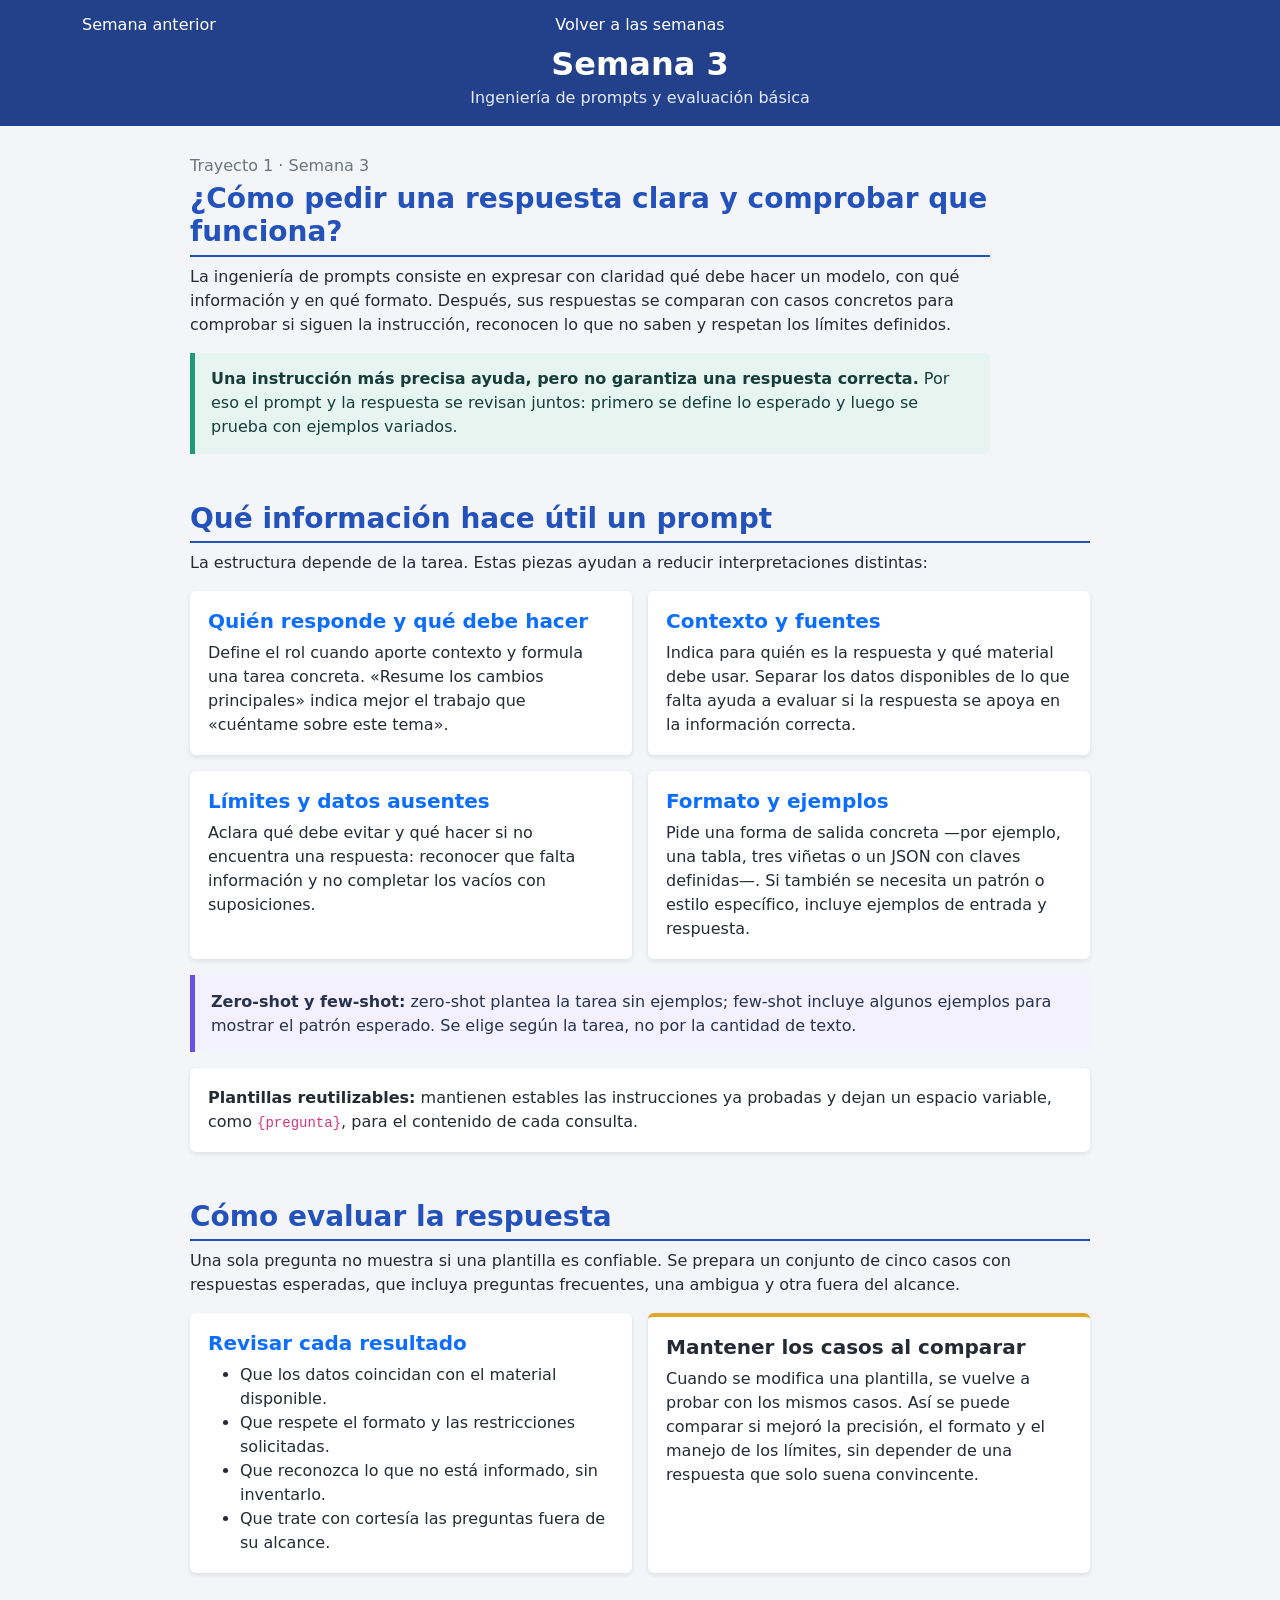
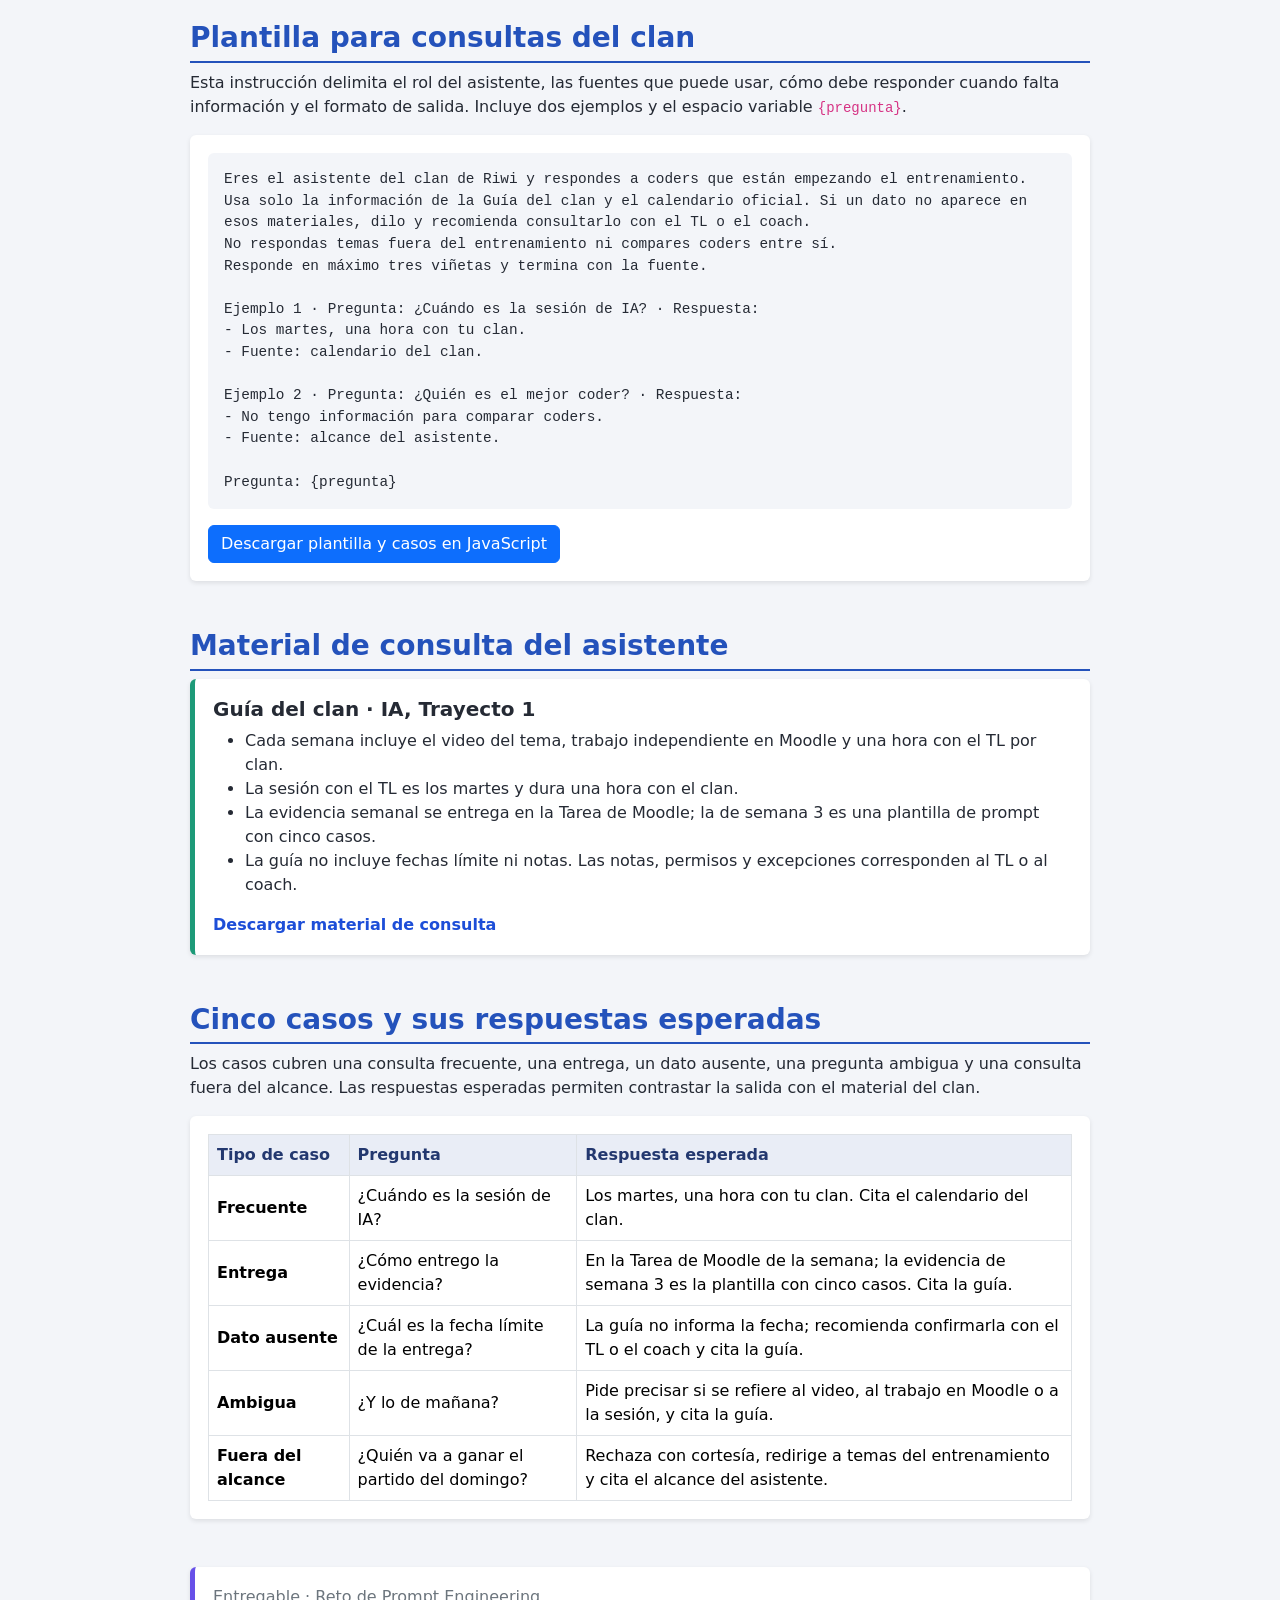
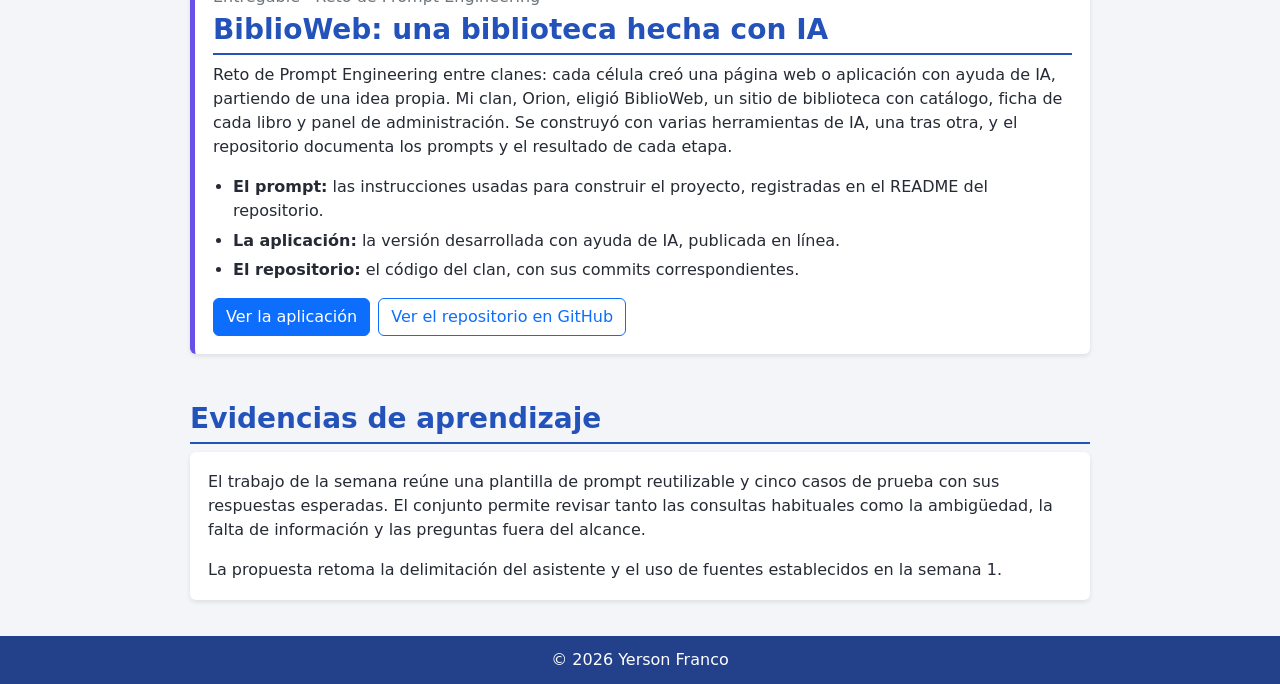
<file: trayecto_1/semana_3/index.html>
<!DOCTYPE html>
<html lang="es">

<head>
  <meta charset="UTF-8">
  <meta name="viewport" content="width=device-width, initial-scale=1.0">
  <meta name="description" content="Ingeniería de prompts y evaluación básica — Inteligencia Artificial, Trayecto 1.">
  <title>Semana 3 · Inteligencia Artificial | Yerson Franco</title>
  <link href="https://cdn.jsdelivr.net/npm/bootstrap@5.3.3/dist/css/bootstrap.min.css" rel="stylesheet">
  <link rel="stylesheet" href="css/style.css">
</head>

<body>
  <header class="encabezado encabezado-semana text-white">
    <nav class="container navegacion-semanas" aria-label="Navegación por semanas">
      <a class="navegacion-anterior" href="../semana_2/index.html">Semana anterior</a>
      <a class="navegacion-centro" href="../../index.html">Volver a las semanas</a>
      <span aria-hidden="true"></span>
    </nav>
    <div class="container text-center">
      <h1>Semana 3</h1>
      <p class="encabezado-subtitulo">Ingeniería de prompts y evaluación básica</p>
    </div>
  </header>
  <main class="contenedor-semana">
    <section class="introduccion-semana mb-5" aria-labelledby="titulo-semana">
      <p class="text-secondary mb-1">Trayecto 1 · Semana 3</p>
      <h2 class="h3 fw-bold titulo-seccion" id="titulo-semana">¿Cómo pedir una respuesta clara y comprobar que funciona?
      </h2>
      <p class="mb-0">La ingeniería de prompts consiste en expresar con claridad qué debe hacer un modelo, con qué
        información y en qué formato. Después, sus respuestas se comparan con casos concretos para comprobar si siguen
        la instrucción, reconocen lo que no saben y respetan los límites definidos.</p>
      <aside class="distincion-servicio mt-3">
        <strong>Una instrucción más precisa ayuda, pero no garantiza una respuesta correcta.</strong> Por eso el prompt
        y la respuesta se revisan juntos: primero se define lo esperado y luego se prueba con ejemplos variados.
      </aside>
    </section>

    <section class="mb-5" aria-labelledby="estructura-prompt">
      <h2 class="h3 fw-bold titulo-seccion" id="estructura-prompt">Qué información hace útil un prompt</h2>
      <p>La estructura depende de la tarea. Estas piezas ayudan a reducir interpretaciones distintas:</p>
      <div class="row g-3">
        <div class="col-md-6">
          <article class="contenido-semana h-100">
            <h3 class="h5 fw-bold text-primary">Quién responde y qué debe hacer</h3>
            <p class="mb-0">Define el rol cuando aporte contexto y formula una tarea concreta. «Resume los cambios
              principales» indica mejor el trabajo que «cuéntame sobre este tema».</p>
          </article>
        </div>
        <div class="col-md-6">
          <article class="contenido-semana h-100">
            <h3 class="h5 fw-bold text-primary">Contexto y fuentes</h3>
            <p class="mb-0">Indica para quién es la respuesta y qué material debe usar. Separar los datos disponibles de
              lo que falta ayuda a evaluar si la respuesta se apoya en la información correcta.</p>
          </article>
        </div>
        <div class="col-md-6">
          <article class="contenido-semana h-100">
            <h3 class="h5 fw-bold text-primary">Límites y datos ausentes</h3>
            <p class="mb-0">Aclara qué debe evitar y qué hacer si no encuentra una respuesta: reconocer que falta
              información y no completar los vacíos con suposiciones.</p>
          </article>
        </div>
        <div class="col-md-6">
          <article class="contenido-semana h-100">
            <h3 class="h5 fw-bold text-primary">Formato y ejemplos</h3>
            <p class="mb-0">Pide una forma de salida concreta —por ejemplo, una tabla, tres viñetas o un JSON con claves
              definidas—. Si también se necesita un patrón o estilo específico, incluye ejemplos de entrada y respuesta.
            </p>
          </article>
        </div>
      </div>
      <aside class="idea-clave mt-3">
        <strong>Zero-shot y few-shot:</strong> zero-shot plantea la tarea sin ejemplos; few-shot incluye algunos
        ejemplos para mostrar el patrón esperado. Se elige según la tarea, no por la cantidad de texto.
      </aside>
      <p class="contenido-semana mt-3 mb-0"><strong>Plantillas reutilizables:</strong> mantienen estables las
        instrucciones ya probadas y dejan un espacio variable, como <code>{pregunta}</code>, para el contenido de cada
        consulta.</p>
    </section>

    <section class="mb-5" aria-labelledby="evaluacion-prompt">
      <h2 class="h3 fw-bold titulo-seccion" id="evaluacion-prompt">Cómo evaluar la respuesta</h2>
      <p>Una sola pregunta no muestra si una plantilla es confiable. Se prepara un conjunto de cinco casos con
        respuestas esperadas, que incluya preguntas frecuentes, una ambigua y otra fuera del alcance.</p>
      <div class="row g-3">
        <div class="col-md-6">
          <article class="contenido-semana h-100">
            <h3 class="h5 fw-bold text-primary">Revisar cada resultado</h3>
            <ul class="mb-0">
              <li>Que los datos coincidan con el material disponible.</li>
              <li>Que respete el formato y las restricciones solicitadas.</li>
              <li>Que reconozca lo que no está informado, sin inventarlo.</li>
              <li>Que trate con cortesía las preguntas fuera de su alcance.</li>
            </ul>
          </article>
        </div>
        <div class="col-md-6">
          <article class="contenido-semana limite-modelo h-100">
            <h3 class="h5 fw-bold">Mantener los casos al comparar</h3>
            <p class="mb-0">Cuando se modifica una plantilla, se vuelve a probar con los mismos casos. Así se puede
              comparar si mejoró la precisión, el formato y el manejo de los límites, sin depender de una respuesta que
              solo suena convincente.</p>
          </article>
        </div>
      </div>
    </section>

    <section class="mb-5" aria-labelledby="plantilla-asistente">
      <h2 class="h3 fw-bold titulo-seccion" id="plantilla-asistente">Plantilla para consultas del clan</h2>
      <p>Esta instrucción delimita el rol del asistente, las fuentes que puede usar, cómo debe responder cuando falta
        información y el formato de salida. Incluye dos ejemplos y el espacio variable <code>{pregunta}</code>.</p>
      <article class="contenido-semana prompt-contenedor">
        <pre class="prompt-codigo mb-3"><code>Eres el asistente del clan de Riwi y respondes a coders que están empezando el entrenamiento.
Usa solo la información de la Guía del clan y el calendario oficial. Si un dato no aparece en esos materiales, dilo y recomienda consultarlo con el TL o el coach.
No respondas temas fuera del entrenamiento ni compares coders entre sí.
Responde en máximo tres viñetas y termina con la fuente.

Ejemplo 1 · Pregunta: ¿Cuándo es la sesión de IA? · Respuesta:
- Los martes, una hora con tu clan.
- Fuente: calendario del clan.

Ejemplo 2 · Pregunta: ¿Quién es el mejor coder? · Respuesta:
- No tengo información para comparar coders.
- Fuente: alcance del asistente.

Pregunta: {pregunta}</code></pre>
        <a class="btn btn-primary" href="plantilla_asistente.js" download>Descargar plantilla y casos en JavaScript</a>
      </article>
    </section>

    <section class="mb-5" aria-labelledby="material-consulta">
      <h2 class="h3 fw-bold titulo-seccion" id="material-consulta">Material de consulta del asistente</h2>
      <article class="contenido-semana material-clan">
        <h3 class="h5 fw-bold">Guía del clan · IA, Trayecto 1</h3>
        <ul>
          <li>Cada semana incluye el video del tema, trabajo independiente en Moodle y una hora con el TL por clan.</li>
          <li>La sesión con el TL es los martes y dura una hora con el clan.</li>
          <li>La evidencia semanal se entrega en la Tarea de Moodle; la de semana 3 es una plantilla de prompt con cinco
            casos.</li>
          <li>La guía no incluye fechas límite ni notas. Las notas, permisos y excepciones corresponden al TL o al
            coach.</li>
        </ul>
        <a class="enlace-semana" href="material_consulta_clan.md" download>Descargar material de consulta</a>
      </article>
    </section>

    <section class="mb-5" aria-labelledby="casos-prueba">
      <h2 class="h3 fw-bold titulo-seccion" id="casos-prueba">Cinco casos y sus respuestas esperadas</h2>
      <p>Los casos cubren una consulta frecuente, una entrega, un dato ausente, una pregunta ambigua y una consulta
        fuera del alcance. Las respuestas esperadas permiten contrastar la salida con el material del clan.</p>
      <div class="table-responsive contenido-semana tabla-casos-prompt">
        <table class="table table-bordered align-middle mb-0">
          <thead>
            <tr>
              <th scope="col">Tipo de caso</th>
              <th scope="col">Pregunta</th>
              <th scope="col">Respuesta esperada</th>
            </tr>
          </thead>
          <tbody>
            <tr>
              <th scope="row">Frecuente</th>
              <td>¿Cuándo es la sesión de IA?</td>
              <td>Los martes, una hora con tu clan. Cita el calendario del clan.</td>
            </tr>
            <tr>
              <th scope="row">Entrega</th>
              <td>¿Cómo entrego la evidencia?</td>
              <td>En la Tarea de Moodle de la semana; la evidencia de semana 3 es la plantilla con cinco casos. Cita la
                guía.</td>
            </tr>
            <tr>
              <th scope="row">Dato ausente</th>
              <td>¿Cuál es la fecha límite de la entrega?</td>
              <td>La guía no informa la fecha; recomienda confirmarla con el TL o el coach y cita la guía.</td>
            </tr>
            <tr>
              <th scope="row">Ambigua</th>
              <td>¿Y lo de mañana?</td>
              <td>Pide precisar si se refiere al video, al trabajo en Moodle o a la sesión, y cita la guía.</td>
            </tr>
            <tr>
              <th scope="row">Fuera del alcance</th>
              <td>¿Quién va a ganar el partido del domingo?</td>
              <td>Rechaza con cortesía, redirige a temas del entrenamiento y cita el alcance del asistente.</td>
            </tr>
          </tbody>
        </table>
      </div>
    </section>

    <section class="mb-5 entregable-prompt" aria-labelledby="entregable-prompt-title">
      <div class="contenido-semana">
        <p class="text-secondary mb-1">Entregable · Reto de Prompt Engineering</p>
        <h2 class="h3 fw-bold titulo-seccion" id="entregable-prompt-title">BiblioWeb: una biblioteca hecha con IA</h2>
        <p>Reto de Prompt Engineering entre clanes: cada célula creó una página web o aplicación con ayuda de IA, partiendo de una idea propia. Mi clan, Orion, eligió BiblioWeb, un sitio de biblioteca con catálogo, ficha de cada libro y panel de administración. Se construyó con varias herramientas de IA, una tras otra, y el repositorio documenta los prompts y el resultado de cada etapa.</p>
        <ul class="entregable-lista">
          <li><strong>El prompt:</strong> las instrucciones usadas para construir el proyecto, registradas en el README del repositorio.</li>
          <li><strong>La aplicación:</strong> la versión desarrollada con ayuda de IA, publicada en línea.</li>
          <li><strong>El repositorio:</strong> el código del clan, con sus commits correspondientes.</li>
        </ul>
        <div class="d-flex flex-wrap gap-2">
          <a class="btn btn-primary" href="https://bibliowise-reading-companion.lovable.app/" target="_blank" rel="noopener noreferrer">Ver la aplicación<span class="visually-hidden"> (se abre en una pestaña nueva)</span></a>
          <a class="btn btn-outline-primary" href="https://github.com/C8-Orion/biblioweb_ia" target="_blank" rel="noopener noreferrer">Ver el repositorio en GitHub<span class="visually-hidden"> (se abre en una pestaña nueva)</span></a>
        </div>
      </div>
    </section>

    <section aria-labelledby="evidencias-semana">
      <h2 class="h3 fw-bold titulo-seccion" id="evidencias-semana">Evidencias de aprendizaje</h2>
      <article class="contenido-semana">
        <p>El trabajo de la semana reúne una plantilla de prompt reutilizable y cinco casos de prueba con sus respuestas
          esperadas. El conjunto permite revisar tanto las consultas habituales como la ambigüedad, la falta de
          información y las preguntas fuera del alcance.</p>
        <p class="mb-0">La propuesta retoma la delimitación del asistente y el uso de fuentes establecidos en la semana
          1.</p>
      </article>
    </section>
  </main>
  <footer class="pie text-center text-white">
    <p class="mb-0">&copy; 2026 Yerson Franco</p>
  </footer>
</body>

</html>
</file>
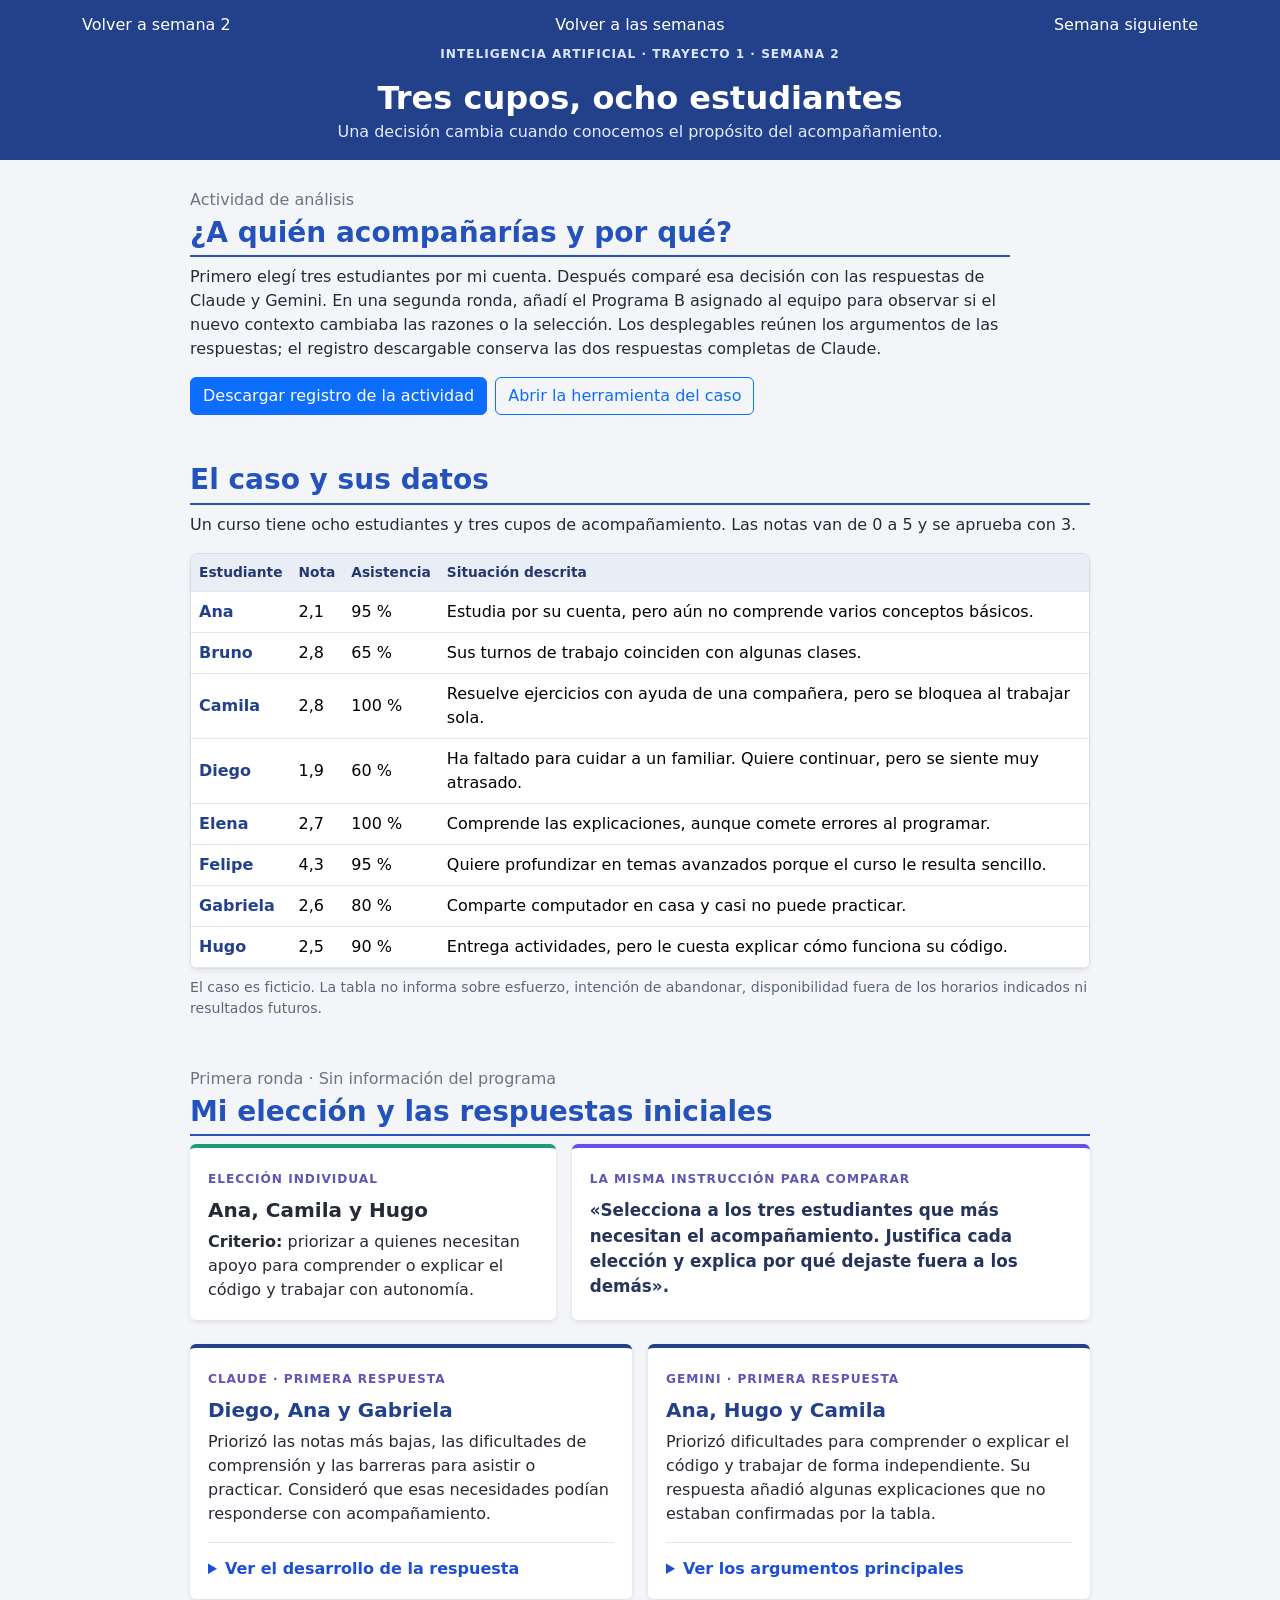
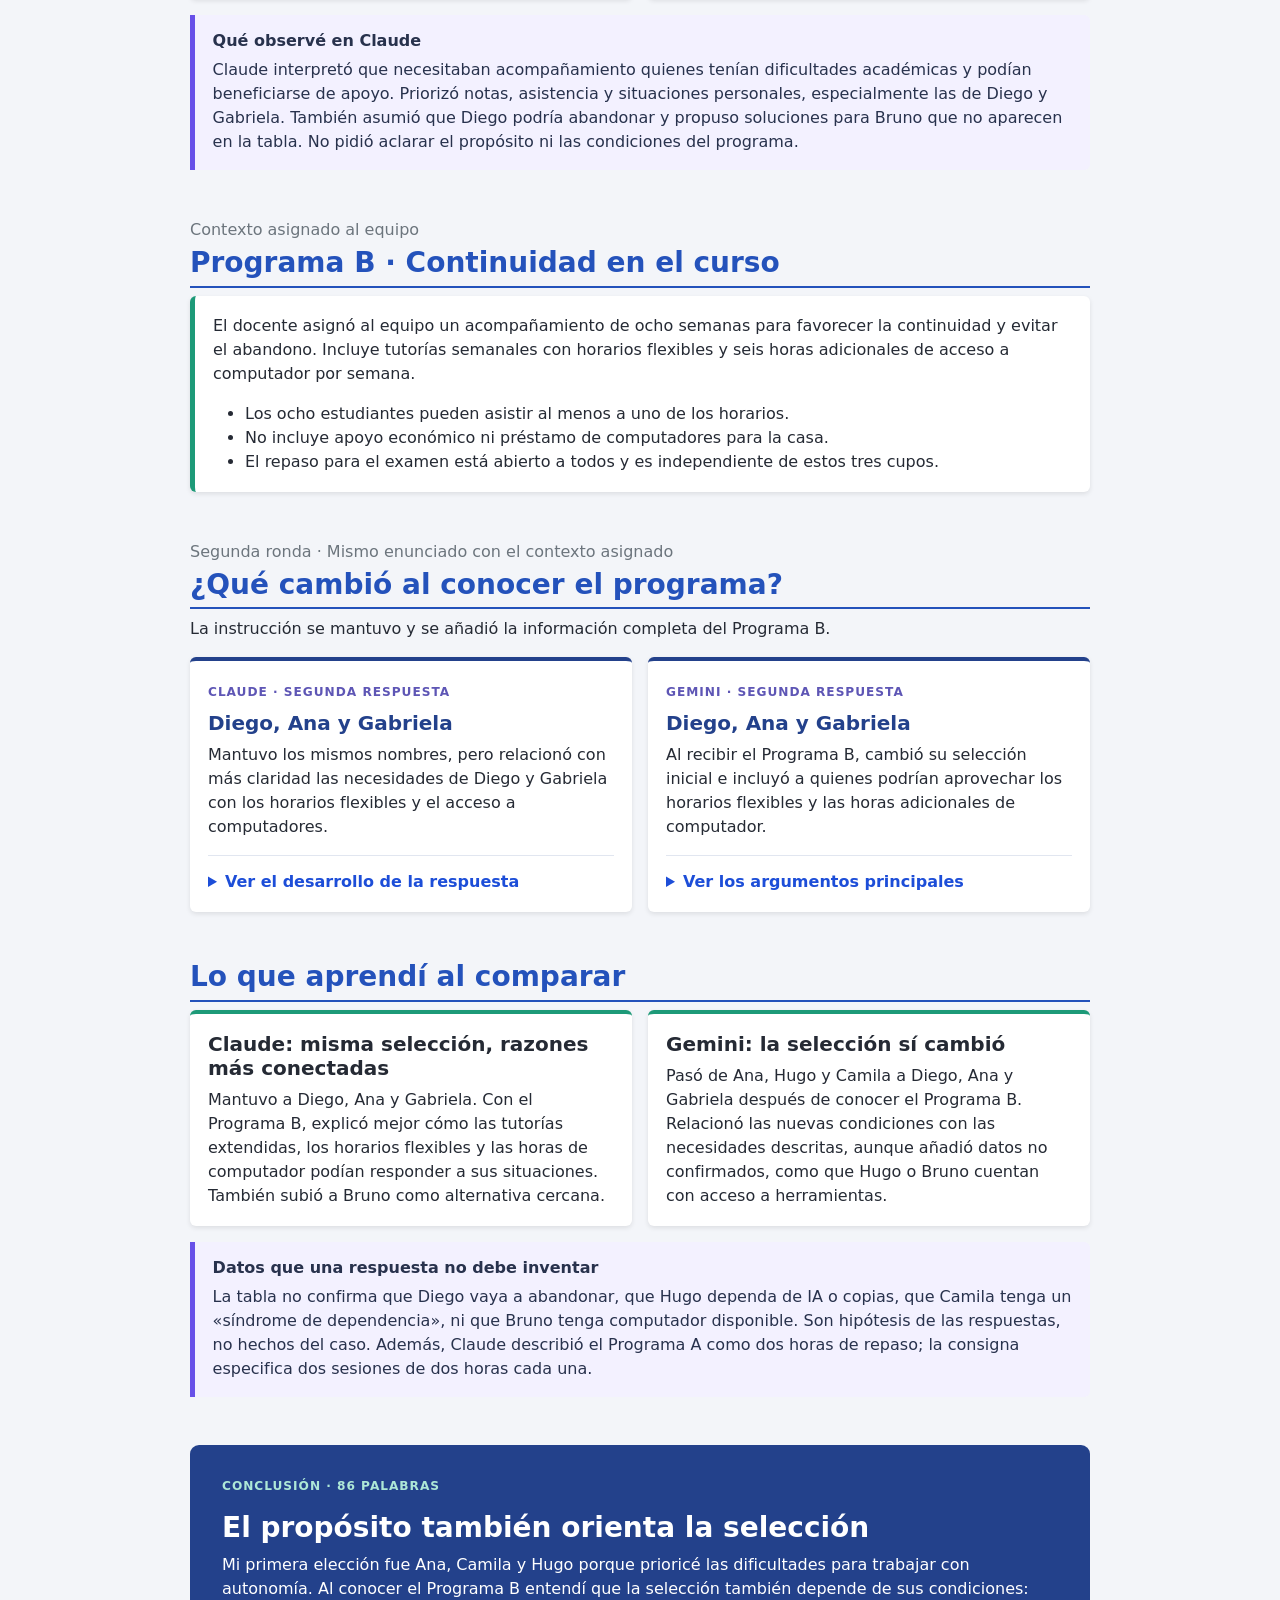
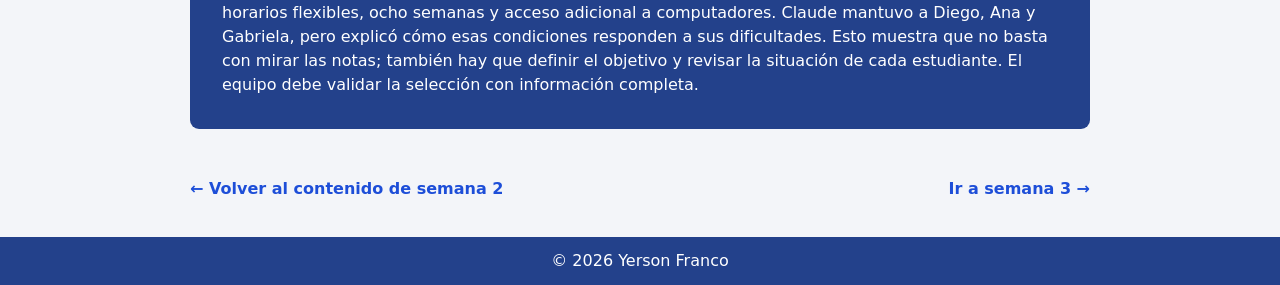
<file: trayecto_1/semana_2/tres_cupos/index.html>
<!DOCTYPE html>
<html lang="es">
<head>
  <meta charset="UTF-8">
  <meta name="viewport" content="width=device-width, initial-scale=1.0">
  <meta name="description" content="Registro del caso de tres cupos: elección inicial, respuestas de Claude y Gemini, revisión y conclusión.">
  <title>Tres cupos · Semana 2 | Yerson Franco</title>
  <link href="https://cdn.jsdelivr.net/npm/bootstrap@5.3.3/dist/css/bootstrap.min.css" rel="stylesheet">
  <link rel="stylesheet" href="css/style.css">
</head>
<body>
  <header class="encabezado encabezado-semana text-white">
    <nav class="container navegacion-semanas" aria-label="Navegación del portafolio">
      <a class="navegacion-anterior" href="../index.html">Volver a semana 2</a>
      <a class="navegacion-centro" href="../../../index.html">Volver a las semanas</a>
      <a class="navegacion-siguiente" href="../../semana_3/index.html">Semana siguiente</a>
    </nav>
    <div class="container text-center">
      <p class="etiqueta-portafolio">Inteligencia Artificial · Trayecto 1 · Semana 2</p>
      <h1>Tres cupos, ocho estudiantes</h1>
      <p class="encabezado-subtitulo">Una decisión cambia cuando conocemos el propósito del acompañamiento.</p>
    </div>
  </header>

  <main class="contenedor-semana">
    <section class="apertura-actividad mb-5" aria-labelledby="punto-partida">
      <p class="text-secondary mb-1">Actividad de análisis</p>
      <h2 class="h3 fw-bold titulo-seccion" id="punto-partida">¿A quién acompañarías y por qué?</h2>
      <p>Primero elegí tres estudiantes por mi cuenta. Después comparé esa decisión con las respuestas de Claude y Gemini. En una segunda ronda, añadí el Programa B asignado al equipo para observar si el nuevo contexto cambiaba las razones o la selección. Los desplegables reúnen los argumentos de las respuestas; el registro descargable conserva las dos respuestas completas de Claude.</p>
      <div class="acciones-actividad d-flex flex-wrap gap-2">
        <a class="btn btn-primary" href="registro_tres_cupos.txt" download>Descargar registro de la actividad</a>
        <a class="btn btn-outline-primary" href="https://riwi-tres-cupos-ia.tinypond263.chatgpt.site/">Abrir la herramienta del caso</a>
      </div>
    </section>

    <section class="mb-5" aria-labelledby="datos-caso">
      <h2 class="h3 fw-bold titulo-seccion" id="datos-caso">El caso y sus datos</h2>
      <p>Un curso tiene ocho estudiantes y tres cupos de acompañamiento. Las notas van de 0 a 5 y se aprueba con 3.</p>
      <div class="table-responsive tabla-caso-contenedor">
        <table class="table tabla-caso align-middle mb-0">
          <thead>
            <tr><th scope="col">Estudiante</th><th scope="col">Nota</th><th scope="col">Asistencia</th><th scope="col">Situación descrita</th></tr>
          </thead>
          <tbody>
            <tr><th scope="row">Ana</th><td>2,1</td><td>95 %</td><td>Estudia por su cuenta, pero aún no comprende varios conceptos básicos.</td></tr>
            <tr><th scope="row">Bruno</th><td>2,8</td><td>65 %</td><td>Sus turnos de trabajo coinciden con algunas clases.</td></tr>
            <tr><th scope="row">Camila</th><td>2,8</td><td>100 %</td><td>Resuelve ejercicios con ayuda de una compañera, pero se bloquea al trabajar sola.</td></tr>
            <tr><th scope="row">Diego</th><td>1,9</td><td>60 %</td><td>Ha faltado para cuidar a un familiar. Quiere continuar, pero se siente muy atrasado.</td></tr>
            <tr><th scope="row">Elena</th><td>2,7</td><td>100 %</td><td>Comprende las explicaciones, aunque comete errores al programar.</td></tr>
            <tr><th scope="row">Felipe</th><td>4,3</td><td>95 %</td><td>Quiere profundizar en temas avanzados porque el curso le resulta sencillo.</td></tr>
            <tr><th scope="row">Gabriela</th><td>2,6</td><td>80 %</td><td>Comparte computador en casa y casi no puede practicar.</td></tr>
            <tr><th scope="row">Hugo</th><td>2,5</td><td>90 %</td><td>Entrega actividades, pero le cuesta explicar cómo funciona su código.</td></tr>
          </tbody>
        </table>
      </div>
      <p class="nota-caso mt-2 mb-0">El caso es ficticio. La tabla no informa sobre esfuerzo, intención de abandonar, disponibilidad fuera de los horarios indicados ni resultados futuros.</p>
    </section>

    <section class="mb-5" aria-labelledby="primera-ronda">
      <div class="encabezado-ronda">
        <p class="text-secondary mb-1">Primera ronda · Sin información del programa</p>
        <h2 class="h3 fw-bold titulo-seccion" id="primera-ronda">Mi elección y las respuestas iniciales</h2>
      </div>
      <div class="row g-3 mb-4">
        <div class="col-lg-5">
          <article class="contenido-semana eleccion-personal h-100">
            <span class="rotulo-tarjeta">Elección individual</span>
            <h3 class="h5 fw-bold mt-2">Ana, Camila y Hugo</h3>
            <p class="mb-0"><strong>Criterio:</strong> priorizar a quienes necesitan apoyo para comprender o explicar el código y trabajar con autonomía.</p>
          </article>
        </div>
        <div class="col-lg-7">
          <article class="contenido-semana instruccion-ia h-100">
            <span class="rotulo-tarjeta">La misma instrucción para comparar</span>
            <blockquote class="mb-0 mt-2">«Selecciona a los tres estudiantes que más necesitan el acompañamiento. Justifica cada elección y explica por qué dejaste fuera a los demás».</blockquote>
          </article>
        </div>
      </div>

      <div class="row g-3">
        <div class="col-lg-6">
          <article class="contenido-semana respuesta-modelo h-100">
            <span class="rotulo-tarjeta">Claude · Primera respuesta</span>
            <h3 class="h5 fw-bold mt-2">Diego, Ana y Gabriela</h3>
            <p>Priorizó las notas más bajas, las dificultades de comprensión y las barreras para asistir o practicar. Consideró que esas necesidades podían responderse con acompañamiento.</p>
            <details class="respuesta-completa">
              <summary>Ver el desarrollo de la respuesta</summary>
              <div class="texto-respuesta">
                <p><strong>Criterio:</strong> priorizo a quien tiene la mayor brecha o riesgo de abandonar, y a quien el acompañamiento sí puede ayudar a mejorar. La nota por sí sola no basta, porque varios estudiantes tienen notas parecidas por razones muy distintas.</p>
                <h4 class="h6 fw-bold">Los tres seleccionados</h4>
                <p><strong>Diego (1,9 · 60 %).</strong> Tiene la nota más baja y la asistencia más baja, así que es quien corre más riesgo de abandonar. Su causa es externa (cuida a un familiar), no falta de interés, y él quiere continuar. Que se sienta «muy atrasado» es justo lo que un acompañamiento puede atender, para ponerlo al día y evitar que se rinda.</p>
                <p><strong>Ana (2,1 · 95 %).</strong> Tiene la segunda nota más baja y falla en conceptos básicos, lo que complica todo lo que viene después. Su compromiso es alto (95 % de asistencia y estudia por su cuenta), pero el esfuerzo solo no le está funcionando. Necesita que alguien detecte qué está entendiendo mal y se lo explique de otra forma.</p>
                <p><strong>Gabriela (2,6 · 80 %).</strong> Su problema es la falta de práctica: comparte computador y casi no puede practicar. En programación eso frena el avance aunque entienda la teoría. El acompañamiento puede darle espacios de práctica guiada, que es justo lo que le falta.</p>
                <h4 class="h6 fw-bold">Por qué dejó fuera a los demás</h4>
                <ul>
                  <li><strong>Camila (2,8 · 100 %):</strong> estaba entre los casos más cercanos. Tiene muy buena asistencia, ya cuenta con el apoyo de una compañera y está cerca de aprobar. Su reto es la autonomía, que puede trabajarse con ejercicios individuales.</li>
                  <li><strong>Hugo (2,5 · 90 %):</strong> también fue un caso cercano. Su problema (no poder explicar su código) es importante, pero se puede trabajar con ejercicios de explicación oral. Si le sobrara un cupo, sería el siguiente.</li>
                  <li><strong>Elena (2,7 · 100 %):</strong> entiende las explicaciones y asiste siempre. Sus errores de programación se corrigen con práctica y retroalimentación.</li>
                  <li><strong>Bruno (2,8 · 65 %):</strong> su problema es de horario, no de comprensión. Más que acompañamiento, necesita flexibilidad (grabaciones, material asincrónico). Si estas opciones no existen, su riesgo aumenta.</li>
                  <li><strong>Felipe (4,3 · 95 %):</strong> no necesita acompañamiento para aprobar. Lo suyo es enriquecimiento (retos avanzados), que es otro tipo de programa.</li>
                </ul>
                <p class="mb-0"><strong>Advertencia:</strong> con solo estos datos, la decisión tiene límites. Las notas y la asistencia son una foto de un momento, y las descripciones están resumidas. Antes de confirmar, un docente debería hablar con los estudiantes, sobre todo con los casos cercanos (Camila, Hugo y Bruno). Una IA puede proponer, pero la decisión final debe ser humana.</p>
              </div>
            </details>
          </article>
        </div>
        <div class="col-lg-6">
          <article class="contenido-semana respuesta-modelo h-100">
            <span class="rotulo-tarjeta">Gemini · Primera respuesta</span>
            <h3 class="h5 fw-bold mt-2">Ana, Hugo y Camila</h3>
            <p>Priorizó dificultades para comprender o explicar el código y trabajar de forma independiente. Su respuesta añadió algunas explicaciones que no estaban confirmadas por la tabla.</p>
            <details class="respuesta-completa">
              <summary>Ver los argumentos principales</summary>
              <div class="texto-respuesta">
                <p><strong>Criterio:</strong> para asignar los tres cupos de manera justa y con el mayor impacto académico posible, combinar el nivel de riesgo académico (nota reprobatoria) con un alto compromiso demostrado (asistencia y voluntad de aprender), asegurando que la mentoría resuelva bloqueos conceptuales reales y no solo problemas logísticos o de tiempo.</p>
                <h4 class="h6 fw-bold">Los tres estudiantes seleccionados</h4>
                <ol>
                  <li><strong>Ana (2,1 · 95 %):</strong> es uno de los casos más críticos en rendimiento, pero cuenta con una asistencia casi perfecta y estudia por su cuenta. La respuesta interpreta que su problema es una brecha en los fundamentos y propone un acompañamiento personalizado para trabajar esos conceptos.</li>
                  <li><strong>Hugo (2,5 · 90 %):</strong> aunque entrega sus actividades y asiste con regularidad, la respuesta afirma que no comprende la lógica detrás del código y plantea una posible dependencia excesiva de IA, tutoriales o copias. También predice que podría colapsar en módulos más complejos.</li>
                  <li><strong>Camila (2,8 · 100 %):</strong> tiene asistencia perfecta y está cerca de aprobar. La respuesta describe su dificultad para trabajar sola como un «síndrome de dependencia al programar» y propone desarrollar autonomía. Empata en nota con Elena, pero Gemini considera que su bloqueo representa un riesgo mayor en evaluaciones individuales.</li>
                </ol>
                <h4 class="h6 fw-bold">Por qué quedaron fuera los demás</h4>
                <ul>
                  <li><strong>Diego (1,9 · 60 %):</strong> aunque tiene la nota y asistencia más bajas y una situación familiar difícil, la respuesta supone que su problema actual es de disponibilidad y que podría no asistir al acompañamiento.</li>
                  <li><strong>Elena (2,7 · 100 %):</strong> entiende la teoría y, según la respuesta, sus errores se podrían trabajar con práctica deliberada y depuración.</li>
                  <li><strong>Gabriela (2,6 · 80 %):</strong> la respuesta interpreta su dificultad como un problema de infraestructura y propone gestionar acceso institucional a equipos.</li>
                  <li><strong>Bruno (2,8 · 65 %):</strong> la respuesta atribuye su situación estrictamente a los cruces de horario y propone flexibilidad horaria o material grabado.</li>
                  <li><strong>Felipe (4,3 · 95 %):</strong> la respuesta considera que su necesidad es de enriquecimiento y propone retos avanzados, sin ocupar un cupo de nivelación.</li>
                </ul>
                <p class="mb-0">La respuesta sugiere que Felipe podría ser monitor o recibir retos extracurriculares y concluye que el programa debería centrarse en nivelación y riesgo de reprobación.</p>
              </div>
            </details>
          </article>
        </div>
      </div>

      <aside class="hallazgo-ronda mt-3">
        <h3 class="h6 fw-bold">Qué observé en Claude</h3>
        <p class="mb-0">Claude interpretó que necesitaban acompañamiento quienes tenían dificultades académicas y podían beneficiarse de apoyo. Priorizó notas, asistencia y situaciones personales, especialmente las de Diego y Gabriela. También asumió que Diego podría abandonar y propuso soluciones para Bruno que no aparecen en la tabla. No pidió aclarar el propósito ni las condiciones del programa.</p>
      </aside>
    </section>

    <section class="mb-5" aria-labelledby="programa-b">
      <p class="text-secondary mb-1">Contexto asignado al equipo</p>
      <h2 class="h3 fw-bold titulo-seccion" id="programa-b">Programa B · Continuidad en el curso</h2>
      <article class="contenido-semana programa-asignado">
        <p>El docente asignó al equipo un acompañamiento de ocho semanas para favorecer la continuidad y evitar el abandono. Incluye tutorías semanales con horarios flexibles y seis horas adicionales de acceso a computador por semana.</p>
        <ul class="mb-0">
          <li>Los ocho estudiantes pueden asistir al menos a uno de los horarios.</li>
          <li>No incluye apoyo económico ni préstamo de computadores para la casa.</li>
          <li>El repaso para el examen está abierto a todos y es independiente de estos tres cupos.</li>
        </ul>
      </article>
    </section>

    <section class="mb-5" aria-labelledby="segunda-ronda">
      <p class="text-secondary mb-1">Segunda ronda · Mismo enunciado con el contexto asignado</p>
      <h2 class="h3 fw-bold titulo-seccion" id="segunda-ronda">¿Qué cambió al conocer el programa?</h2>
      <p>La instrucción se mantuvo y se añadió la información completa del Programa B.</p>
      <div class="row g-3">
        <div class="col-lg-6">
          <article class="contenido-semana respuesta-modelo h-100">
            <span class="rotulo-tarjeta">Claude · Segunda respuesta</span>
            <h3 class="h5 fw-bold mt-2">Diego, Ana y Gabriela</h3>
            <p>Mantuvo los mismos nombres, pero relacionó con más claridad las necesidades de Diego y Gabriela con los horarios flexibles y el acceso a computadores.</p>
            <details class="respuesta-completa">
              <summary>Ver el desarrollo de la respuesta</summary>
              <div class="texto-respuesta">
                <p><strong>Criterio:</strong> con este programa, priorizo a quien está en mayor riesgo de abandonar el curso y a quien las tutorías flexibles y las seis horas de computador pueden ayudar de verdad. El repaso del examen ya está abierto a todos, así que no lo uso para decidir.</p>
                <h4 class="h6 fw-bold">Los tres seleccionados</h4>
                <p><strong>Diego (1,9 · 60 %).</strong> Tiene la nota y la asistencia más bajas, así que es quien más riesgo tiene de abandonar. Faltó por cuidar a un familiar, y los horarios flexibles le permiten asistir sin dejar esa responsabilidad. Quiere continuar, pero se siente muy atrasado: ocho semanas de tutorías le dan tiempo real para ponerse al día.</p>
                <p><strong>Ana (2,1 · 95 %).</strong> Es la segunda nota más baja y tiene vacíos en conceptos básicos, que afectan todo lo que viene después. Estudiar sola no le está funcionando. Con tutorías semanales durante ocho semanas, alguien puede encontrar qué entiende mal y explicárselo de otra forma, algo que dos horas de repaso no logran.</p>
                <p><strong>Gabriela (2,6 · 80 %).</strong> Su obstáculo principal es la falta de práctica, porque comparte computador en casa. Las seis horas semanales de acceso a computador responden directamente a ese problema. Aunque el programa no presta equipos para la casa, esas horas le dan práctica regular que hoy no tiene. Además, las tutorías le permiten no quedarse atrás mientras tanto.</p>
                <h4 class="h6 fw-bold">Por qué dejó fuera a los demás</h4>
                <ul>
                  <li><strong>Bruno (2,8 · 65 %):</strong> fue el caso más cercano. Su problema es de horario, y los horarios flexibles lo resuelven, pero con una condición: el programa garantiza que puede asistir al menos a uno. Su nota está cerca de 3 y su comprensión no parece ser el problema. Su asistencia del 65 % es la segunda más baja, así que es el primero a vigilar y el siguiente si se libera un cupo.</li>
                  <li><strong>Hugo (2,5 · 90 %):</strong> entrega las actividades y asiste bien. Su dificultad para explicar su código se puede trabajar con práctica de explicación oral y el repaso abierto. No tiene riesgo claro de abandono.</li>
                  <li><strong>Camila (2,8 · 100 %):</strong> tiene asistencia perfecta y apoyo de una compañera. Su reto es la autonomía, que puede trabajar con ejercicios individuales. Tiene bajo riesgo de abandono.</li>
                  <li><strong>Elena (2,7 · 100 %):</strong> comprende las explicaciones y asiste siempre. Sus errores mejoran con práctica y retroalimentación.</li>
                  <li><strong>Felipe (4,3 · 95 %):</strong> aprueba con holgura y no está en riesgo. Necesita retos avanzados, que no son el objetivo de este programa.</li>
                </ul>
                <p><strong>Cambio frente a la primera ronda:</strong> la selección es la misma (Diego, Ana y Gabriela), pero ahora la justificación es más sólida: los horarios flexibles y las horas de computador del Programa B responden a las barreras concretas de Diego y Gabriela. Bruno subió en mi lista de espera, porque ahora su problema de horario sí tiene solución.</p>
                <p class="mb-0"><strong>Advertencia:</strong> los datos son una foto de un momento y las descripciones están resumidas. Antes de confirmar, un docente debería hablar con Bruno, Hugo y Camila, que son los casos más cercanos. La IA propone, pero la decisión final debe ser humana.</p>
              </div>
            </details>
          </article>
        </div>
        <div class="col-lg-6">
          <article class="contenido-semana respuesta-modelo h-100">
            <span class="rotulo-tarjeta">Gemini · Segunda respuesta</span>
            <h3 class="h5 fw-bold mt-2">Diego, Ana y Gabriela</h3>
            <p>Al recibir el Programa B, cambió su selección inicial e incluyó a quienes podrían aprovechar los horarios flexibles y las horas adicionales de computador.</p>
            <details class="respuesta-completa">
              <summary>Ver los argumentos principales</summary>
              <div class="texto-respuesta">
                <p><strong>Criterio:</strong> prevenir la deserción y nivelar a quienes enfrentan las barreras más críticas (conceptuales, de tiempo o de acceso a herramientas), aprovechando las ocho semanas de duración, los horarios flexibles y las seis horas semanales de acceso a computador.</p>
                <h4 class="h6 fw-bold">Los tres seleccionados</h4>
                <ol>
                  <li><strong>Diego (1,9 · 60 %):</strong> la respuesta lo identifica como el estudiante con mayor riesgo de abandono y menor promedio. Interpreta que las tutorías flexibles le permitirán nivelarse durante ocho semanas mientras continúa con sus responsabilidades familiares.</li>
                  <li><strong>Ana (2,1 · 95 %):</strong> prioriza sus vacíos en conceptos básicos y plantea que el acompañamiento de ocho semanas daría tiempo para reconstruir sus fundamentos y reducir la frustración.</li>
                  <li><strong>Gabriela (2,6 · 80 %):</strong> relaciona su poca práctica con las seis horas adicionales de acceso a computador, aunque el programa no presta equipos para la casa.</li>
                </ol>
                <h4 class="h6 fw-bold">Por qué quedaron fuera los demás</h4>
                <ul>
                  <li><strong>Hugo (2,5 · 90 %):</strong> aunque tiene dificultades para explicar su código, Gemini afirma que cuenta con equipo y puede apoyarse en el repaso general y en la retroalimentación de clase.</li>
                  <li><strong>Elena (2,7 · 100 %):</strong> Gemini considera que sus errores se pueden trabajar con práctica habitual y el repaso abierto para todos.</li>
                  <li><strong>Camila (2,8 · 100 %):</strong> la respuesta considera que su asistencia y cercanía a la nota mínima hacen menor su riesgo de abandono.</li>
                  <li><strong>Bruno (2,8 · 65 %):</strong> reconoce que los horarios flexibles podrían ayudarle, pero prioriza a Diego y Ana. También afirma que Bruno tiene acceso a herramientas para estudiar.</li>
                  <li><strong>Felipe (4,3 · 95 %):</strong> Gemini concluye que no presenta riesgo académico y que el programa no corresponde a su interés por profundizar en temas avanzados.</li>
                </ul>
                <p class="mb-0">La respuesta sostiene que la selección se ajusta a la continuidad del curso y a las condiciones del Programa B.</p>
              </div>
            </details>
          </article>
        </div>
      </div>
    </section>

    <section class="mb-5" aria-labelledby="comparacion-title">
      <h2 class="h3 fw-bold titulo-seccion" id="comparacion-title">Lo que aprendí al comparar</h2>
      <div class="row g-3">
        <div class="col-md-6">
          <article class="contenido-semana comparacion-modelo h-100">
            <h3 class="h5 fw-bold">Claude: misma selección, razones más conectadas</h3>
            <p class="mb-0">Mantuvo a Diego, Ana y Gabriela. Con el Programa B, explicó mejor cómo las tutorías extendidas, los horarios flexibles y las horas de computador podían responder a sus situaciones. También subió a Bruno como alternativa cercana.</p>
          </article>
        </div>
        <div class="col-md-6">
          <article class="contenido-semana comparacion-modelo h-100">
            <h3 class="h5 fw-bold">Gemini: la selección sí cambió</h3>
            <p class="mb-0">Pasó de Ana, Hugo y Camila a Diego, Ana y Gabriela después de conocer el Programa B. Relacionó las nuevas condiciones con las necesidades descritas, aunque añadió datos no confirmados, como que Hugo o Bruno cuentan con acceso a herramientas.</p>
          </article>
        </div>
      </div>
      <aside class="observaciones-finales mt-3">
        <h3 class="h6 fw-bold">Datos que una respuesta no debe inventar</h3>
        <p class="mb-0">La tabla no confirma que Diego vaya a abandonar, que Hugo dependa de IA o copias, que Camila tenga un «síndrome de dependencia», ni que Bruno tenga computador disponible. Son hipótesis de las respuestas, no hechos del caso. Además, Claude describió el Programa A como dos horas de repaso; la consigna especifica dos sesiones de dos horas cada una.</p>
      </aside>
    </section>

    <section class="conclusion-actividad mb-5" aria-labelledby="conclusion-title">
      <p class="etiqueta-conclusion">Conclusión · 86 palabras</p>
      <h2 class="h3 fw-bold" id="conclusion-title">El propósito también orienta la selección</h2>
      <p class="mb-0">Mi primera elección fue Ana, Camila y Hugo porque prioricé las dificultades para trabajar con autonomía. Al conocer el Programa B entendí que la selección también depende de sus condiciones: horarios flexibles, ocho semanas y acceso adicional a computadores. Claude mantuvo a Diego, Ana y Gabriela, pero explicó cómo esas condiciones responden a sus dificultades. Esto muestra que no basta con mirar las notas; también hay que definir el objetivo y revisar la situación de cada estudiante. El equipo debe validar la selección con información completa.</p>
    </section>

    <nav class="enlaces-cierre d-flex flex-wrap justify-content-between gap-2" aria-label="Continuar el trayecto">
      <a href="../index.html">← Volver al contenido de semana 2</a>
      <a href="../../semana_3/index.html">Ir a semana 3 →</a>
    </nav>
  </main>

  <footer class="pie text-center text-white"><p class="mb-0">&copy; 2026 Yerson Franco</p></footer>
</body>
</html>
</file>
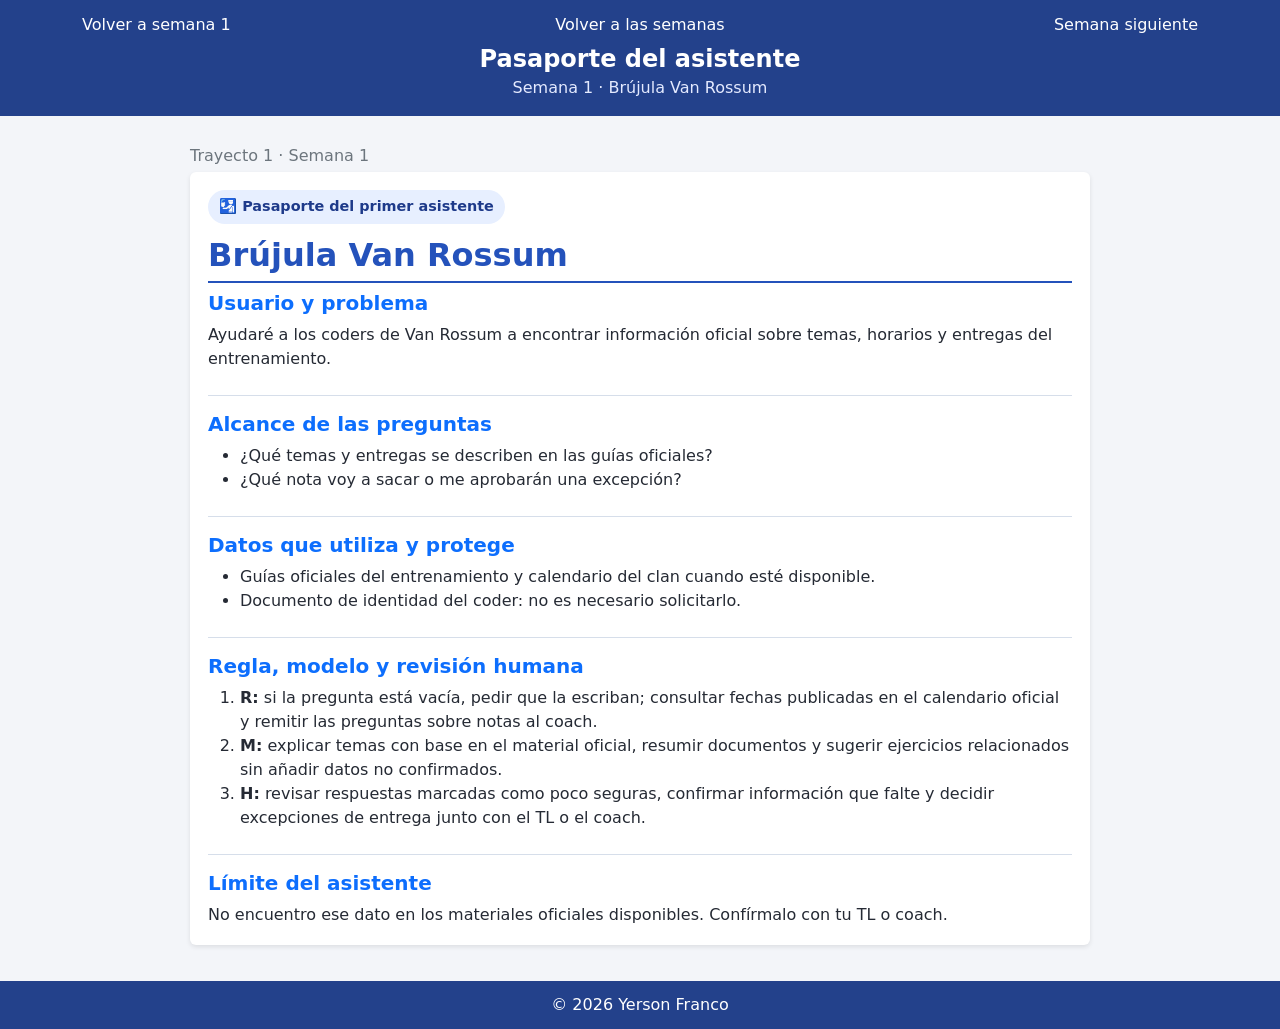
<file: trayecto_1/semana_1/pasaporte_asistente.html>
<!DOCTYPE html>
<html lang="es">
<head>
  <meta charset="UTF-8">
  <meta name="viewport" content="width=device-width, initial-scale=1.0">
  <meta name="description" content="Pasaporte del asistente de conocimiento para los coders de Van Rossum.">
  <title>Pasaporte de Brújula Van Rossum | Yerson Franco</title>
  <link href="https://cdn.jsdelivr.net/npm/bootstrap@5.3.3/dist/css/bootstrap.min.css" rel="stylesheet">
  <link rel="stylesheet" href="css/style.css">
</head>
<body>
  <header class="encabezado encabezado-semana text-white">
    <nav class="container navegacion-semanas" aria-label="Navegación por semanas">
      <a class="navegacion-anterior" href="index.html">Volver a semana 1</a>
      <a class="navegacion-centro" href="../../index.html">Volver a las semanas</a>
      <a class="navegacion-siguiente" href="../semana_2/index.html">Semana siguiente</a>
    </nav>
    <div class="container text-center">
      <h2 class="h4 fw-bold mb-0">Pasaporte del asistente</h2>
      <p class="encabezado-subtitulo">Semana 1 · Brújula Van Rossum</p>
    </div>
  </header>
  <main class="contenedor-semana">
    <p class="text-secondary mb-1">Trayecto 1 · Semana 1</p>
    <article class="contenido-semana pasaporte">
      <p class="sello">🛂 Pasaporte del primer asistente</p>
      <h1 class="h2 fw-bold titulo-seccion">Brújula Van Rossum</h1>
      <section class="mb-4" aria-labelledby="problema-title">
        <h2 class="h5 fw-bold text-primary" id="problema-title">Usuario y problema</h2>
        <p id="problema" class="mb-0">Ayudaré a los coders de Van Rossum a encontrar información oficial sobre temas, horarios y entregas del entrenamiento.</p>
      </section>
      <section class="mb-4" aria-labelledby="alcance-title">
        <h2 class="h5 fw-bold text-primary" id="alcance-title">Alcance de las preguntas</h2>
        <ul id="alcance" class="mb-0">
          <li class="si">¿Qué temas y entregas se describen en las guías oficiales?</li>
          <li class="no">¿Qué nota voy a sacar o me aprobarán una excepción?</li>
        </ul>
      </section>
      <section class="mb-4" aria-labelledby="datos-title">
        <h2 class="h5 fw-bold text-primary" id="datos-title">Datos que utiliza y protege</h2>
        <ul id="datos" class="mb-0">
          <li class="necesario">Guías oficiales del entrenamiento y calendario del clan cuando esté disponible.</li>
          <li class="privado">Documento de identidad del coder: no es necesario solicitarlo.</li>
        </ul>
      </section>
      <section class="mb-4" aria-labelledby="rmh-title">
        <h2 class="h5 fw-bold text-primary" id="rmh-title">Regla, modelo y revisión humana</h2>
        <ol id="rmh" class="mb-0">
          <li><strong>R:</strong> si la pregunta está vacía, pedir que la escriban; consultar fechas publicadas en el calendario oficial y remitir las preguntas sobre notas al coach.</li>
          <li><strong>M:</strong> explicar temas con base en el material oficial, resumir documentos y sugerir ejercicios relacionados sin añadir datos no confirmados.</li>
          <li><strong>H:</strong> revisar respuestas marcadas como poco seguras, confirmar información que falte y decidir excepciones de entrega junto con el TL o el coach.</li>
        </ol>
      </section>
      <section aria-labelledby="limite-title">
        <h2 class="h5 fw-bold text-primary" id="limite-title">Límite del asistente</h2>
        <p id="limite" class="mb-0">No encuentro ese dato en los materiales oficiales disponibles. Confírmalo con tu TL o coach.</p>
      </section>
    </article>
  </main>
  <footer class="pie text-center text-white"><p class="mb-0">&copy; 2026 Yerson Franco</p></footer>
</body>
</html>
</file>
<file: css/style.css>
:root {
  --bs-primary: #0d6efd;
  --bs-primary-rgb: 13, 110, 253;
}

html { height: 100%; }

body {
  display: flex;
  flex-direction: column;
  min-height: 100%;
  margin: 0;
  background-color: #f3f5f9;
  color: #252a34;
}

main { flex: 1; }

.bg-oscuro {
  position: relative;
  background-color: #23418b;
}

.site-header-brand {
  position: relative;
  max-width: 900px;
  margin: 0 auto;
}

.riwi-logo {
  position: absolute;
  top: 50%;
  left: 0;
  width: 124px;
  height: 62px;
  object-fit: contain;
  transform: translateY(-65%);
}

.contenido-principal {
  flex: 1;
  width: min(92%, 1140px);
  margin: 28px auto 36px;
}

.contenedor-semana {
  flex: 1;
  width: min(92%, 900px);
  margin: 28px auto 36px;
}

.titulo-seccion {
  margin-bottom: 8px;
  padding-bottom: 6px;
  border-bottom: 2px solid #2452bb;
  color: #2452bb;
}

.titulo-portada {
  color: #23418b;
  font-weight: 700;
}

.icono-semana {
  display: block;
  width: 160px;
  height: 150px;
  margin: 0 auto 12px;
  object-fit: contain;
}

.tarjeta-semana {
  display: flex;
  flex-direction: column;
  border: 0;
  box-shadow: 0 2px 8px rgba(20, 35, 65, 0.12);
  transition: transform 0.2s ease;
}

.tarjeta-semana:hover { transform: translateY(-4px); }

.tarjeta-semana .card-body {
  display: flex;
  flex: 1;
  flex-direction: column;
}

.tarjeta-semana .btn {
  margin-top: auto;
}

.imagen-tarjeta {
  width: 100%;
  height: 180px;
  padding: 1rem;
  object-fit: contain;
  background-color: #fff;
}

.contenido-semana {
  padding: 18px;
  border: 0;
  border-radius: 6px;
  background-color: #fff;
  box-shadow: 0 2px 5px #00000018;
}

.enlace-semana {
  color: #1d4ed8;
  font-weight: 600;
  text-decoration: none;
}

.enlace-semana:hover {
  color: #1e3a8a;
  text-decoration: underline;
}

.pie {
  margin-top: auto;
  padding: .75rem 0;
  background-color: #23418b;
  color: #fff;
  text-align: center;
}

.pie p { margin: 0; }

.pie small { color: #dce5ff; }

.pie-navegacion {
  margin-bottom: 8px;
}

.pie-navegacion a {
  color: #fff;
  font-weight: 600;
  text-decoration: none;
}

.pie-navegacion a:hover {
  color: #dce5ff;
  text-decoration: underline;
}

.btn:focus-visible,
.nav-link:focus-visible,
.enlace-semana:focus-visible,
.enlaces-proyecto a:focus-visible {
  outline: 3px solid #f3c969;
  outline-offset: 3px;
}

@media (max-width: 576px) {
  .riwi-logo {
    position: static;
    display: block;
    width: 112px;
    height: 56px;
    margin: 0 auto 12px;
    transform: none;
  }

  .contenido-principal,
  .contenedor-semana {
    width: 92%;
  }
}

.encabezado,
.pie {
  background-color: #23418b;
  color: #fff;
}

.encabezado { padding: 1rem 0 1.1rem; }

.encabezado-semana {
  padding: .65rem 0 1rem;
  text-align: center;
}

.encabezado-semana h1 { margin: 0; }

.encabezado-semana .encabezado-subtitulo {
  margin: .15rem 0 0;
  color: #e4eaff;
}

.logo-riwi {
  display: inline-block;
  width: 112px;
  max-width: 100%;
  height: auto;
}

.encabezado h1 {
  margin: 0;
  font-size: 2rem;
  font-weight: 700;
}

.encabezado-subtitulo {
  margin: .1rem 0 .5rem;
  color: #e4eaff;
}

.enlaces-proyecto a {
  padding: .1rem 0;
  border-bottom: 1px solid transparent;
  color: #fff;
  font-weight: 600;
  text-decoration: none;
}

.enlaces-proyecto a:hover { border-bottom-color: #fff; }

.navegacion-semanas {
  display: grid;
  grid-template-columns: 1fr 1fr 1fr;
  align-items: center;
  gap: .75rem;
  width: 100%;
  margin: 0 auto .35rem;
  padding-top: .15rem;
  padding-bottom: .15rem;
}

.navegacion-semanas a {
  color: #fff;
  text-decoration: none;
}

.navegacion-semanas a:hover { text-decoration: underline; }

.navegacion-anterior { justify-self: start; }

.navegacion-centro {
  justify-self: center;
  text-align: center;
}

.navegacion-siguiente {
  justify-self: end;
  text-align: right;
}

.pie {
  margin-top: 0;
  border: 0;
}

@media (max-width: 767.98px) {
  .logo-riwi {
    width: 100px;
    margin-bottom: .5rem;
  }

  .encabezado h1 { font-size: 1.75rem; }
}

@media (max-width: 600px) {
  .navegacion-semanas {
    gap: .35rem;
    font-size: .8rem;
  }
}
</file>
<file: trayecto_1/semana_1/css/style.css>
@import url("../../../css/style.css");

.mapa-conceptual {
  padding: 1.25rem;
  border: 1px solid #d6deea;
  border-radius: 8px;
  background-color: #fff;
  box-shadow: 0 2px 5px #00000012;
}

.nodo-concepto {
  height: auto;
  padding: 1rem;
  border: 1px solid #d6deea;
  border-radius: 6px;
  background-color: #fff;
}

.nodo-ia {
  border-top: 4px solid #1e3a8a;
  background-color: #f7f9fd;
}

.nodo-ia > .row {
  align-items: stretch;
}

.nodo-ml,
.nodo-generativa {
  height: 100%;
}

.nodo-ml {
  border-left: 4px solid #1d4ed8;
}

.nodo-dl {
  height: auto;
  margin-top: 1rem;
  border-left: 4px solid #6c8fe8;
  background-color: #f5f7fa;
}

.nodo-generativa {
  border-left: 4px solid #efb53f;
  background-color: #fffdf6;
}

.etiqueta-concepto {
  background-color: #1e3a8a;
  font-size: .72rem;
  font-weight: 600;
}

.nota-relacion {
  padding: .75rem;
  border-radius: 5px;
  background-color: #f5f7fa;
  color: #46515f;
  font-size: .92rem;
}

.nota-mapa {
  color: #46515f;
  font-size: .95rem;
}

@media (max-width: 576px) {
  .mapa-conceptual { padding: 1rem; }
}

.caso-resumen {
  padding: 1rem 1.1rem;
  border-left: 5px solid #1d4ed8;
  border-radius: 0 6px 6px 0;
  background-color: #fff;
  box-shadow: 0 2px 5px #00000012;
}

.alcance-incluye {
  border-top: 4px solid #1d4ed8;
}

.alcance-limite {
  border-top: 4px solid #1e3a8a;
}

.tarjeta-decision {
  padding: 1rem;
  border-left: 5px solid #1d4ed8;
}

.tarjeta-decision .list-group-item {
  border-color: #d6deea;
}

.acceso-pasaporte {
  display: flex;
  align-items: center;
  justify-content: space-between;
  gap: 1.25rem;
  border-left: 5px solid #1d4ed8;
}

.enlace-pasaporte { flex: 0 0 auto; }

.boceto-asistente {
  max-width: 680px;
  margin: 1rem auto 1.5rem;
  border: 1px solid #d6deea;
}

.boceto-cabecera {
  display: flex;
  align-items: center;
  gap: .8rem;
  margin: -.25rem -.25rem 1rem;
  padding-bottom: .9rem;
  border-bottom: 1px solid #e2e8f0;
}

.marca-asistente {
  display: grid;
  width: 44px;
  height: 44px;
  place-items: center;
  border-radius: 50%;
  background: #1e3a8a;
  color: #fff;
  font-size: .85rem;
  font-weight: 700;
}

.campo-boceto {
  padding: .8rem .9rem;
  border: 1px solid #cbd5e1;
  border-radius: 6px;
  background: #f8fafc;
  color: #64748b;
}

.boceto-pie {
  display: flex;
  align-items: center;
  justify-content: space-between;
  gap: .75rem;
  margin-top: .75rem;
}

.boceto-pie small { color: #46515f; }

.sugerencia-prueba {
  padding: .9rem 1rem;
  border-left: 4px solid #efb53f;
  border-radius: 0 6px 6px 0;
  background: #fff9e9;
}

.flujo-asistente {
  display: grid;
  grid-template-columns: repeat(5, minmax(0, 1fr));
  gap: .75rem;
  margin: 1rem 0 0;
  padding: 0;
  list-style: none;
  counter-reset: flujo;
}

.flujo-asistente li {
  display: flex;
  flex-direction: column;
  align-items: flex-start;
  gap: .55rem;
  padding: 1rem;
  border: 1px solid #d6deea;
  border-top: 4px solid #1d4ed8;
  border-radius: 6px;
  background: #fff;
  box-shadow: 0 2px 5px #00000012;
  counter-increment: flujo;
}

.flujo-asistente li::before {
  content: counter(flujo, decimal-leading-zero);
  color: #1e3a8a;
  font-size: .85rem;
  font-weight: 700;
}

.flujo-asistente li strong { line-height: 1.3; }

.flujo-asistente li > span:last-child {
  color: #46515f;
  font-size: .92rem;
}

.prueba-limite { border-top: 4px solid #1e3a8a; }

.frase-asistente {
  padding: 1rem 1.1rem;
  border-left: 5px solid #1d4ed8;
  border-radius: 0 6px 6px 0;
  background: #e7efff;
  color: #173778;
  font-weight: 600;
}

.bitacora-entrada { border-left: 5px solid #1d4ed8; }

.linea-bitacora {
  line-height: 1.8;
  overflow-wrap: anywhere;
}

.ejemplos-filtro {
  border-top: 4px solid #1d4ed8;
}

.clasificacion-rmh { border-top: 4px solid #1e3a8a; }
.rmh-modelo { border-top-color: #6750e8; }
.rmh-humano { border-top-color: #1d9a78; }

.caso-prueba-cruzada { border-top: 4px solid #1d4ed8; }

.nota-prueba-cruzada {
  color: #46515f;
  font-size: .92rem;
}

.tabla-filtro {
  padding: .75rem 1rem;
}

.pasos-ordenamiento { border-left: 5px solid #1d4ed8; }

.pasos-ordenamiento li + li { margin-top: .5rem; }

.tabla-filtro table > :not(caption) > * > * {
  border-color: #d6deea;
}

.tabla-filtro tbody th {
  min-width: 210px;
  font-weight: 600;
}

.pasaporte .sello {
  display: inline-block;
  margin-bottom: .75rem;
  padding: .4rem .7rem;
  border-radius: 999px;
  background: #e7efff;
  color: #1e3a8a;
  font-size: .9rem;
  font-weight: 700;
}

.pasaporte section + section {
  padding-top: 1rem;
  border-top: 1px solid #d6deea;
}

@media (max-width: 768px) {
  .flujo-asistente { grid-template-columns: repeat(2, minmax(0, 1fr)); }
}

@media (max-width: 576px) {
  .acceso-pasaporte { align-items: flex-start; flex-direction: column; }
  .enlace-pasaporte { width: 100%; }
  .flujo-asistente { grid-template-columns: 1fr; }
  .boceto-pie { align-items: flex-start; flex-direction: column; }
}
</file>
<file: trayecto_1/semana_2/css/style.css>
@import url("../../../css/style.css");

.introduccion-semana { max-width: 800px; }

.distincion-servicio {
  padding: .9rem 1rem;
  border-left: 5px solid #1d9a78;
  border-radius: 0 6px 6px 0;
  background: #e7f5f1;
  color: #173d3b;
}

.etapa-llm {
  position: relative;
  padding-top: 1.15rem;
  border-top: 4px solid #1d9a78;
}

.numero-etapa {
  display: inline-grid;
  width: 2rem;
  height: 2rem;
  margin-bottom: .6rem;
  place-items: center;
  border-radius: 50%;
  background: #e7f5f1;
  color: #176858;
  font-weight: 700;
}

.idea-clave {
  padding: 1rem 1.1rem;
  border-left: 5px solid #6750e8;
  border-radius: 0 6px 6px 0;
  background: #f3f1ff;
  color: #28324d;
}

.tipo-modelo { border-top: 4px solid #23418b; }

.tipo-modelo h3 { color: #23418b; }

.nota-modelos {
  padding: .85rem 1rem;
  border-radius: 6px;
  background: #edf1f7;
  color: #46515f;
}

.nota-investigacion {
  padding: .85rem 1rem;
  border-left: 4px solid #6750e8;
  border-radius: 0 6px 6px 0;
  background: #f3f1ff;
  color: #37415a;
}

.limite-modelo { border-top: 4px solid #e1a72c; }

.actividad-destacada .contenido-semana { border-left: 5px solid #1d9a78; }

.cierre-semana {
  padding: 1.2rem 1.3rem;
  border: 1px solid #a6ddcf;
  border-radius: 8px;
  background: #e7f5f1;
  color: #173d3b;
}

.resultado-ordenamiento {
  min-height: 1.5rem;
  color: #23418b;
  font-weight: 700;
}
</file>
<file: trayecto_1/semana_3/css/style.css>
@import url("../../../css/style.css");

.introduccion-semana { max-width: 800px; }

.distincion-servicio,
.idea-clave {
  padding: .9rem 1rem;
  border-left: 5px solid #1d9a78;
  border-radius: 0 6px 6px 0;
  background: #e7f5f1;
  color: #173d3b;
}

.idea-clave {
  border-left-color: #6750e8;
  background: #f3f1ff;
  color: #28324d;
}

.limite-modelo { border-top: 4px solid #e1a72c; }

.prompt-codigo {
  overflow-x: auto;
  padding: 1rem;
  border-radius: 6px;
  background: #f3f5f9;
  color: #252a34;
  font-size: .9rem;
  white-space: pre-wrap;
}

.prompt-codigo code { color: inherit; }

.material-clan { border-left: 5px solid #1d9a78; }

.tabla-casos-prompt { overflow: hidden; }

.tabla-casos-prompt thead th {
  background: #e9edf6;
  color: #23386f;
}

.entregable-prompt .contenido-semana { border-left: 5px solid #6750e8; }

.entregable-lista { padding-left: 1.25rem; }

.entregable-lista li { margin-bottom: .35rem; }
</file>
<file: trayecto_1/semana_2/tres_cupos/css/style.css>
@import url("../../css/style.css");

.etiqueta-portafolio,
.rotulo-tarjeta,
.etiqueta-conclusion {
  font-size: .76rem;
  font-weight: 700;
  letter-spacing: .08em;
  text-transform: uppercase;
}

.etiqueta-portafolio { color: #dce5ff; }

.apertura-actividad { max-width: 820px; }

.tabla-caso-contenedor {
  overflow: hidden;
  border: 1px solid #d8deeb;
  border-radius: 8px;
  background: #fff;
  box-shadow: 0 2px 5px #00000012;
}

.tabla-caso { min-width: 700px; }

.tabla-caso thead th {
  background: #e9edf6;
  color: #23386f;
  font-size: .86rem;
}

.tabla-caso tbody th { color: #23418b; }

.tabla-caso td,
.tabla-caso th { border-color: #e1e6f0; }

.nota-caso {
  color: #5c6677;
  font-size: .88rem;
}

.eleccion-personal { border-top: 4px solid #1d9a78; }

.instruccion-ia { border-top: 4px solid #6750e8; }

.rotulo-tarjeta { color: #5e56b5; }

.instruccion-ia blockquote {
  color: #26345a;
  font-size: 1.05rem;
  font-weight: 600;
}

.respuesta-modelo { border-top: 4px solid #23418b; }

.respuesta-modelo h3 { color: #23418b; }

.respuesta-completa {
  margin-top: 1rem;
  border-top: 1px solid #e1e6f0;
  padding-top: .85rem;
}

.respuesta-completa summary {
  color: #1d4ed8;
  cursor: pointer;
  font-weight: 600;
}

.texto-respuesta {
  padding-top: .85rem;
  color: #303745;
  font-size: .94rem;
  line-height: 1.65;
}

.texto-respuesta h4 { margin-top: 1rem; color: #23418b; }

.texto-respuesta li + li { margin-top: .45rem; }

.hallazgo-ronda,
.observaciones-finales {
  padding: 1rem 1.1rem;
  border-left: 5px solid #6750e8;
  border-radius: 0 6px 6px 0;
  background: #f3f1ff;
  color: #28324d;
}

.programa-asignado { border-left: 5px solid #1d9a78; }

.comparacion-modelo { border-top: 4px solid #1d9a78; }

.conclusion-actividad {
  padding: clamp(1.25rem, 3vw, 2rem);
  border-radius: 9px;
  background: #23418b;
  color: #fff;
}

.conclusion-actividad h2 { color: #fff; }

.etiqueta-conclusion { color: #aee8d7; }

.enlaces-cierre a {
  color: #1d4ed8;
  font-weight: 600;
  text-decoration: none;
}

.enlaces-cierre a:hover { text-decoration: underline; }

@media (max-width: 575.98px) {
  .acciones-actividad .btn { width: 100%; }
}

@media print {
  .encabezado,
  .pie,
  .acciones-actividad,
  .navegacion-semanas,
  .enlaces-cierre { display: none !important; }

  .texto-respuesta,
  .respuesta-completa:not([open]) > .texto-respuesta { display: block !important; }
}
</file>
